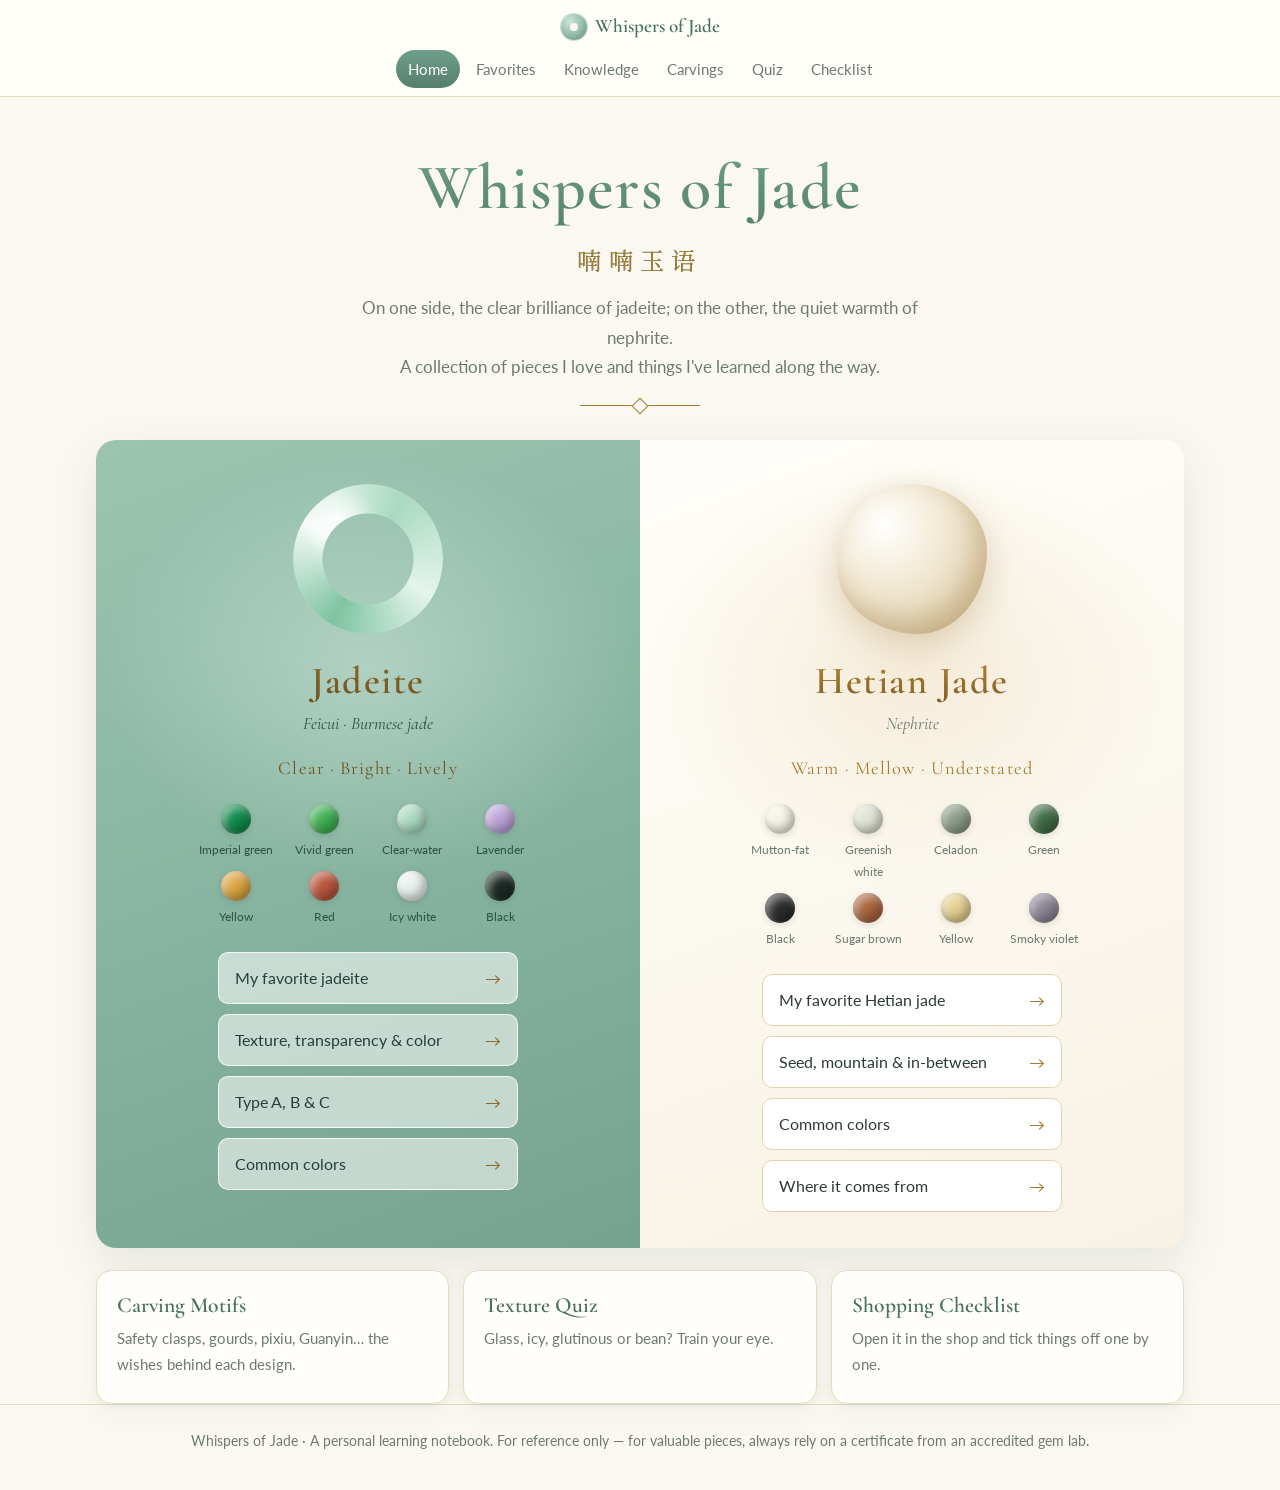
<file: index.html>
<!doctype html>
<html lang="en">
<head>
<meta charset="utf-8">
<meta name="viewport" content="width=device-width, initial-scale=1">
<title>Whispers of Jade</title>
<meta name="description" content="My jadeite and Hetian nephrite notebook: favorite pieces, jade knowledge, carving meanings, a texture quiz and a shopping checklist.">
<link rel="icon" href="images/favicon.svg" type="image/svg+xml">
<link rel="preconnect" href="https://fonts.googleapis.com">
<link rel="preconnect" href="https://fonts.gstatic.com" crossorigin>
<link href="https://fonts.googleapis.com/css2?family=Cormorant+Garamond:ital,wght@0,500;0,600;0,700;1,500&family=Lato:wght@400;700&display=swap" rel="stylesheet">
<link href="https://fonts.googleapis.com/css2?family=Noto+Serif+SC:wght@600&text=%E5%96%83%E7%8E%89%E8%AF%AD&display=swap" rel="stylesheet">
<link rel="stylesheet" href="css/style.css">
</head>
<body>
<header class="site-header">
  <div class="wrap">
    <a class="logo" href="index.html"><span class="logo-mark"></span>Whispers of Jade</a>
    <nav class="nav">
      <a href="index.html" class="active">Home</a>
      <a href="styles.html">Favorites</a>
      <a href="knowledge.html">Knowledge</a>
      <a href="carving.html">Carvings</a>
      <a href="quiz.html">Quiz</a>
      <a href="checklist.html">Checklist</a>
    </nav>
  </div>
</header>

<main class="wrap">
  <section class="home-hero">
    <h1>Whispers of Jade<span class="en">喃喃玉语</span></h1>
    <p>On one side, the clear brilliance of jadeite; on the other, the quiet warmth of nephrite.<br>A collection of pieces I love and things I've learned along the way.</p>
    <div class="divider"></div>
  </section>

  <section class="split">
    <div class="side fc">
      <div class="stone" aria-hidden="true"></div>
      <h2>Jadeite</h2>
      <div class="sub">Feicui · Burmese jade</div>
      <div class="motto">Clear · Bright · Lively</div>
      <div class="beads">
        <a class="bead" href="knowledge.html#c-diwanglv"><i style="background:#0f8a4a"></i>Imperial green</a>
        <a class="bead" href="knowledge.html#c-yanglv"><i style="background:#3fae52"></i>Vivid green</a>
        <a class="bead" href="knowledge.html#c-qingshui"><i style="background:#a9d8c0"></i>Clear-water</a>
        <a class="bead" href="knowledge.html#c-ziluolan"><i style="background:#b9a2d6"></i>Lavender</a>
        <a class="bead" href="knowledge.html#c-huangfei"><i style="background:#d9a441"></i>Yellow</a>
        <a class="bead" href="knowledge.html#c-huangfei"><i style="background:#b8543a"></i>Red</a>
        <a class="bead" href="knowledge.html#c-baibing"><i style="background:#e9f1ee"></i>Icy white</a>
        <a class="bead" href="knowledge.html#c-mocui"><i style="background:#1d2a24"></i>Black</a>
      </div>
      <nav class="side-links">
        <a href="styles.html?type=Jadeite">My favorite jadeite</a>
        <a href="knowledge.html#fc-zhong">Texture, transparency &amp; color</a>
        <a href="knowledge.html#fc-abc">Type A, B &amp; C</a>
        <a href="knowledge.html#fc-colors">Common colors</a>
      </nav>
    </div>
    <div class="side ht">
      <div class="stone" aria-hidden="true"></div>
      <h2>Hetian Jade</h2>
      <div class="sub">Nephrite</div>
      <div class="motto">Warm · Mellow · Understated</div>
      <div class="beads">
        <a class="bead" href="knowledge.html#c-baiyu"><i style="background:#f6f2e6"></i>Mutton-fat</a>
        <a class="bead" href="knowledge.html#c-qingbai"><i style="background:#dfe3d4"></i>Greenish white</a>
        <a class="bead" href="knowledge.html#c-qingyu"><i style="background:#8a9a86"></i>Celadon</a>
        <a class="bead" href="knowledge.html#c-biyu"><i style="background:#3f6b45"></i>Green</a>
        <a class="bead" href="knowledge.html#c-moyu"><i style="background:#2b2b2b"></i>Black</a>
        <a class="bead" href="knowledge.html#c-tangyu"><i style="background:#a8633c"></i>Sugar brown</a>
        <a class="bead" href="knowledge.html#c-huangyu"><i style="background:#e3cf8f"></i>Yellow</a>
        <a class="bead" href="knowledge.html#c-yanqing"><i style="background:#8c8494"></i>Smoky violet</a>
      </div>
      <nav class="side-links">
        <a href="styles.html?type=Hetian%20Jade">My favorite Hetian jade</a>
        <a href="knowledge.html#ht-types">Seed, mountain &amp; in-between</a>
        <a href="knowledge.html#ht-colors">Common colors</a>
        <a href="knowledge.html#ht-origin">Where it comes from</a>
      </nav>
    </div>
  </section>

  <div class="home-more">
    <a class="card" href="carving.html">
      <h3>Carving Motifs</h3>
      <p>Safety clasps, gourds, pixiu, Guanyin… the wishes behind each design.</p>
    </a>
    <a class="card" href="quiz.html">
      <h3>Texture Quiz</h3>
      <p>Glass, icy, glutinous or bean? Train your eye.</p>
    </a>
    <a class="card" href="checklist.html">
      <h3>Shopping Checklist</h3>
      <p>Open it in the shop and tick things off one by one.</p>
    </a>
  </div>
</main>

<footer class="site-footer">
  <div class="wrap">Whispers of Jade · A personal learning notebook. For reference only — for valuable pieces, always rely on a certificate from an accredited gem lab.</div>
</footer>
<script>var a=document.querySelector(".nav .active");if(a)a.parentNode.scrollLeft=a.offsetLeft-a.parentNode.offsetWidth/2+a.offsetWidth/2;</script>
</body>
</html>
</file>
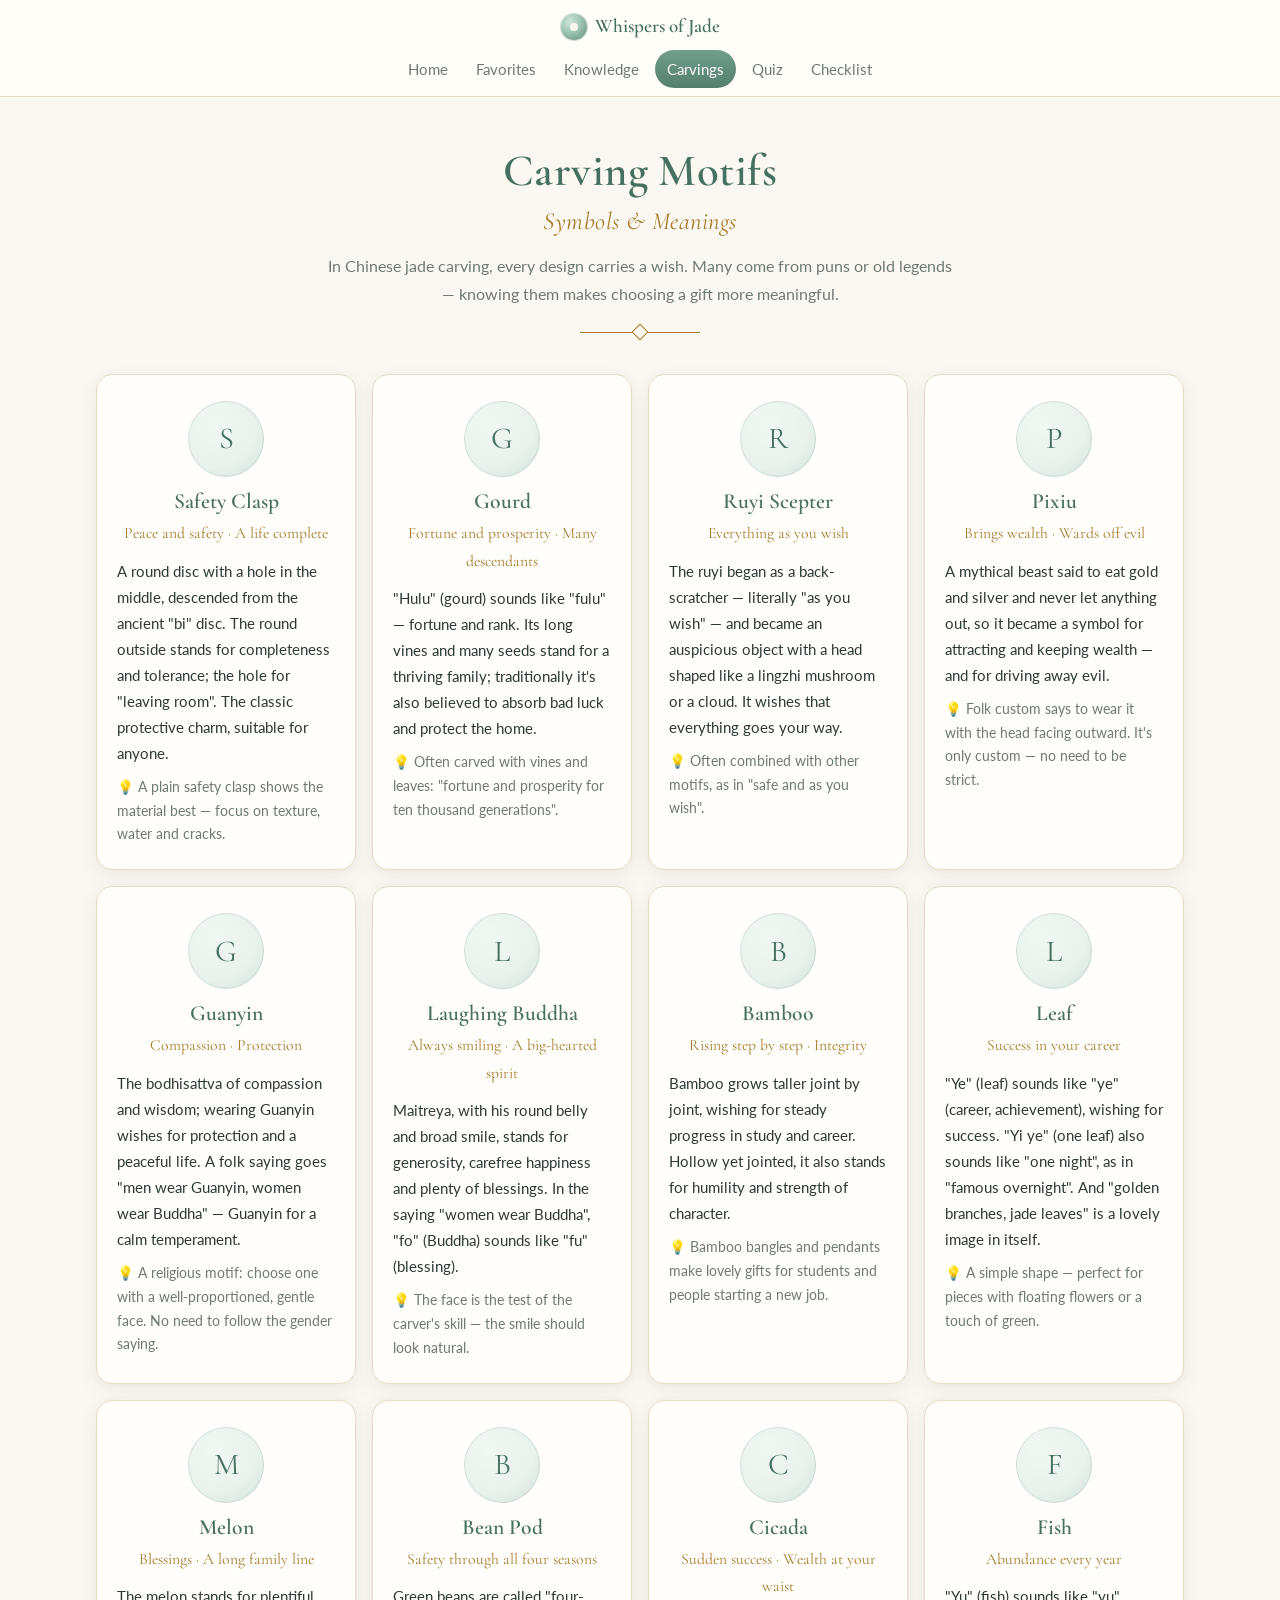
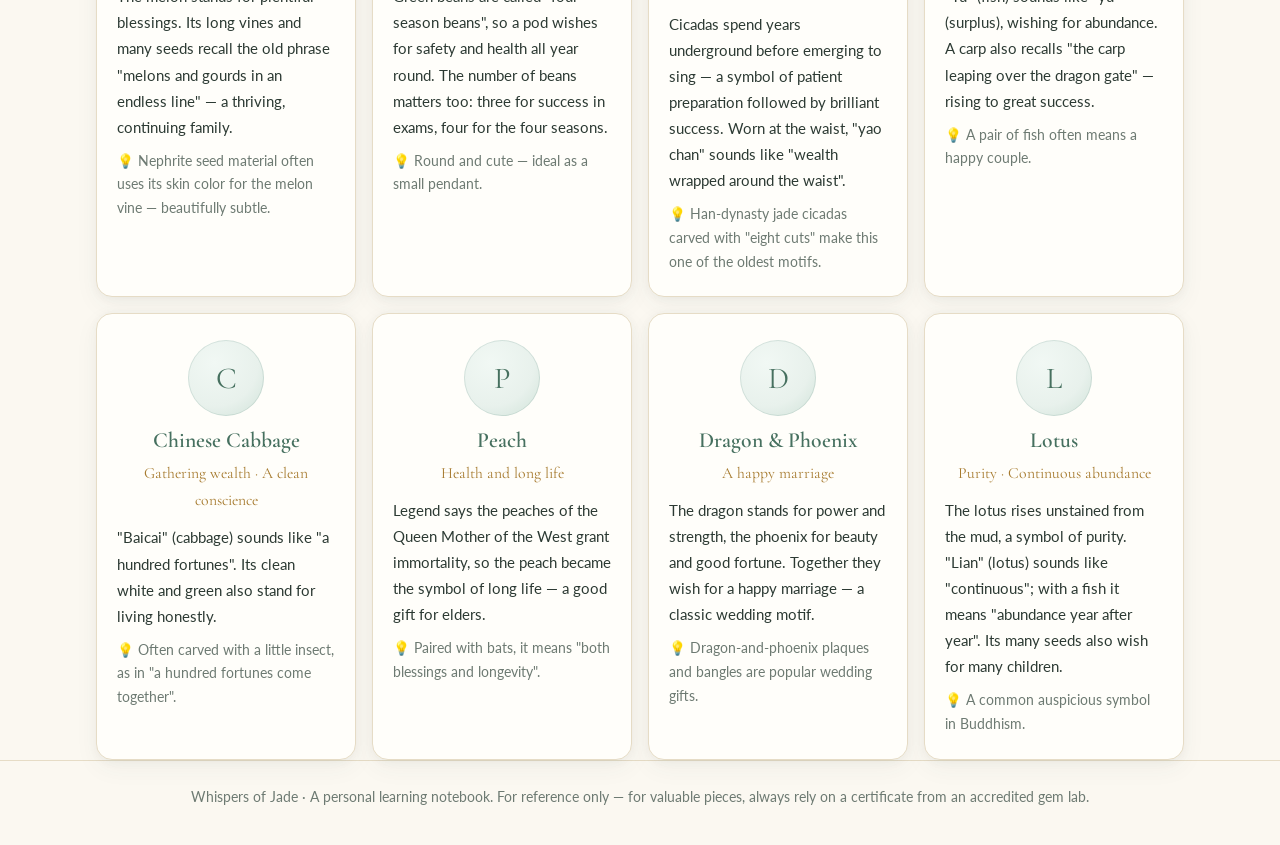
<file: carving.html>
<!doctype html>
<html lang="en">
<head>
<meta charset="utf-8">
<meta name="viewport" content="width=device-width, initial-scale=1">
<title>Carving Motifs · Whispers of Jade</title>
<meta name="description" content="Common jade carving motifs and what they symbolize.">
<link rel="icon" href="images/favicon.svg" type="image/svg+xml">
<link rel="preconnect" href="https://fonts.googleapis.com">
<link rel="preconnect" href="https://fonts.gstatic.com" crossorigin>
<link href="https://fonts.googleapis.com/css2?family=Cormorant+Garamond:ital,wght@0,500;0,600;0,700;1,500&family=Lato:wght@400;700&display=swap" rel="stylesheet">
<link href="https://fonts.googleapis.com/css2?family=Noto+Serif+SC:wght@600&text=%E5%96%83%E7%8E%89%E8%AF%AD&display=swap" rel="stylesheet">
<link rel="stylesheet" href="css/style.css">
</head>
<body>
<header class="site-header">
  <div class="wrap">
    <a class="logo" href="index.html"><span class="logo-mark"></span>Whispers of Jade</a>
    <nav class="nav">
      <a href="index.html">Home</a>
      <a href="styles.html">Favorites</a>
      <a href="knowledge.html">Knowledge</a>
      <a href="carving.html" class="active">Carvings</a>
      <a href="quiz.html">Quiz</a>
      <a href="checklist.html">Checklist</a>
    </nav>
  </div>
</header>

<main class="wrap">
  <section class="page-hero">
    <h1>Carving Motifs<span class="en">Symbols &amp; Meanings</span></h1>
    <p>In Chinese jade carving, every design carries a wish. Many come from puns or old legends — knowing them makes choosing a gift more meaningful.</p>
    <div class="divider"></div>
  </section>
  <div class="motifs" id="motifs"></div>
</main>

<footer class="site-footer">
  <div class="wrap">Whispers of Jade · A personal learning notebook. For reference only — for valuable pieces, always rely on a certificate from an accredited gem lab.</div>
</footer>
<script src="js/carving.js"></script>
<script>var a=document.querySelector(".nav .active");if(a)a.parentNode.scrollLeft=a.offsetLeft-a.parentNode.offsetWidth/2+a.offsetWidth/2;</script>
</body>
</html>
</file>
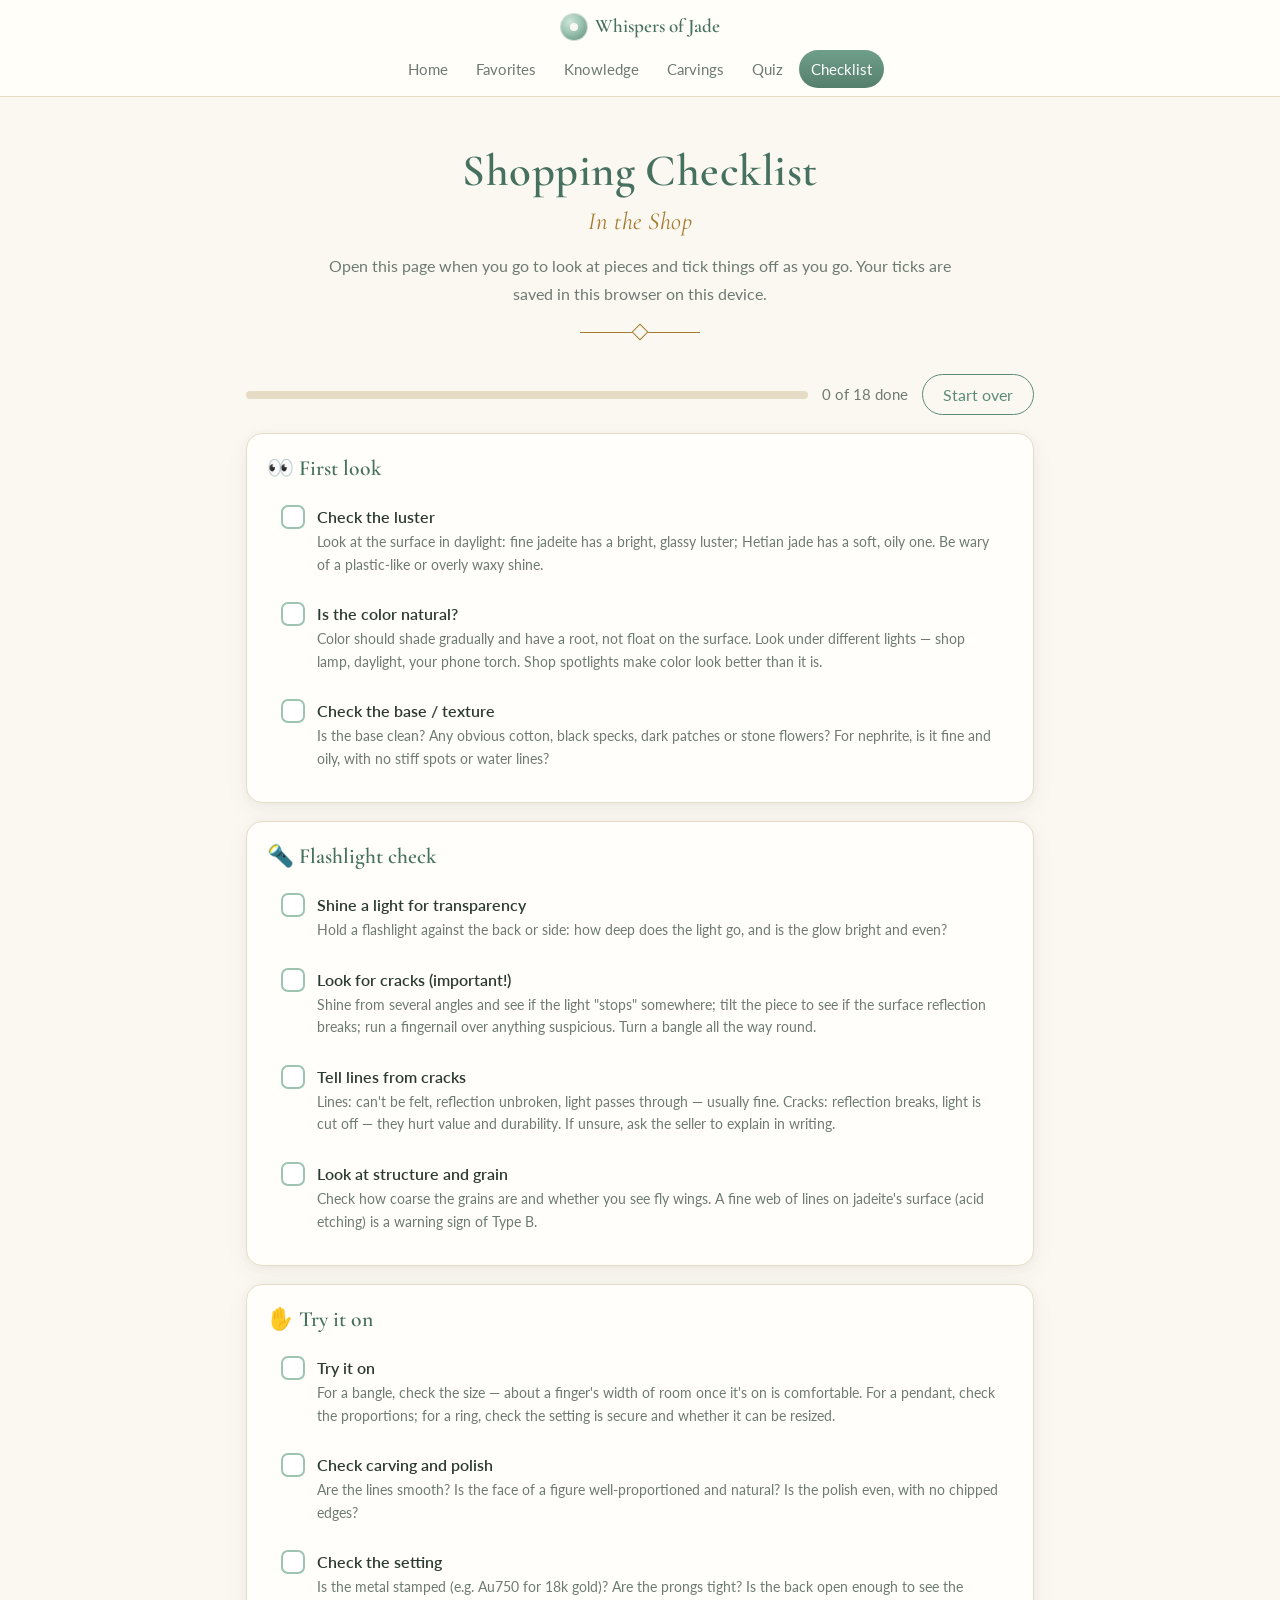
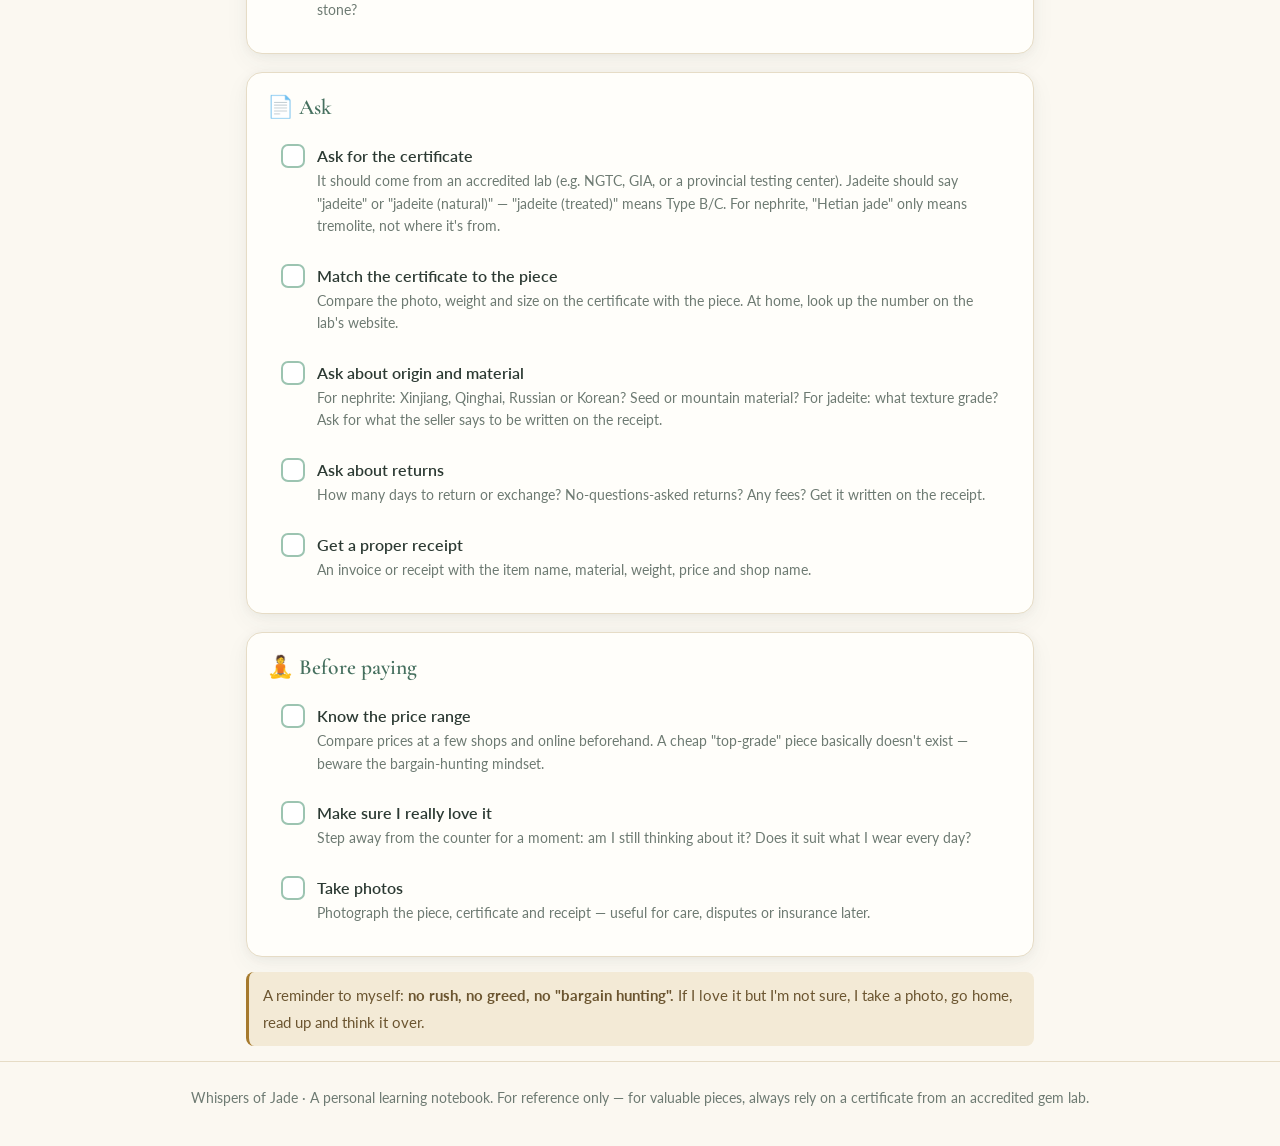
<file: checklist.html>
<!doctype html>
<html lang="en">
<head>
<meta charset="utf-8">
<meta name="viewport" content="width=device-width, initial-scale=1">
<title>Shopping Checklist · Whispers of Jade</title>
<meta name="description" content="A checklist to use when viewing jade in a shop.">
<link rel="icon" href="images/favicon.svg" type="image/svg+xml">
<link rel="preconnect" href="https://fonts.googleapis.com">
<link rel="preconnect" href="https://fonts.gstatic.com" crossorigin>
<link href="https://fonts.googleapis.com/css2?family=Cormorant+Garamond:ital,wght@0,500;0,600;0,700;1,500&family=Lato:wght@400;700&display=swap" rel="stylesheet">
<link href="https://fonts.googleapis.com/css2?family=Noto+Serif+SC:wght@600&text=%E5%96%83%E7%8E%89%E8%AF%AD&display=swap" rel="stylesheet">
<link rel="stylesheet" href="css/style.css">
</head>
<body>
<header class="site-header">
  <div class="wrap">
    <a class="logo" href="index.html"><span class="logo-mark"></span>Whispers of Jade</a>
    <nav class="nav">
      <a href="index.html">Home</a>
      <a href="styles.html">Favorites</a>
      <a href="knowledge.html">Knowledge</a>
      <a href="carving.html">Carvings</a>
      <a href="quiz.html">Quiz</a>
      <a href="checklist.html" class="active">Checklist</a>
    </nav>
  </div>
</header>

<main class="wrap narrow">
  <section class="page-hero">
    <h1>Shopping Checklist<span class="en">In the Shop</span></h1>
    <p>Open this page when you go to look at pieces and tick things off as you go. Your ticks are saved in this browser on this device.</p>
    <div class="divider"></div>
  </section>
  <div class="check-top no-print">
    <div class="progress"><span id="bar" style="width:0"></span></div>
    <span id="done" style="color:var(--muted);font-size:.92rem"></span>
    <button class="btn ghost" id="reset">Start over</button>
  </div>
  <div id="list"></div>
  <p class="note">A reminder to myself: <b>no rush, no greed, no "bargain hunting".</b> If I love it but I'm not sure, I take a photo, go home, read up and think it over.</p>
</main>

<footer class="site-footer">
  <div class="wrap">Whispers of Jade · A personal learning notebook. For reference only — for valuable pieces, always rely on a certificate from an accredited gem lab.</div>
</footer>
<script src="js/checklist.js"></script>
<script>var a=document.querySelector(".nav .active");if(a)a.parentNode.scrollLeft=a.offsetLeft-a.parentNode.offsetWidth/2+a.offsetWidth/2;</script>
</body>
</html>
</file>
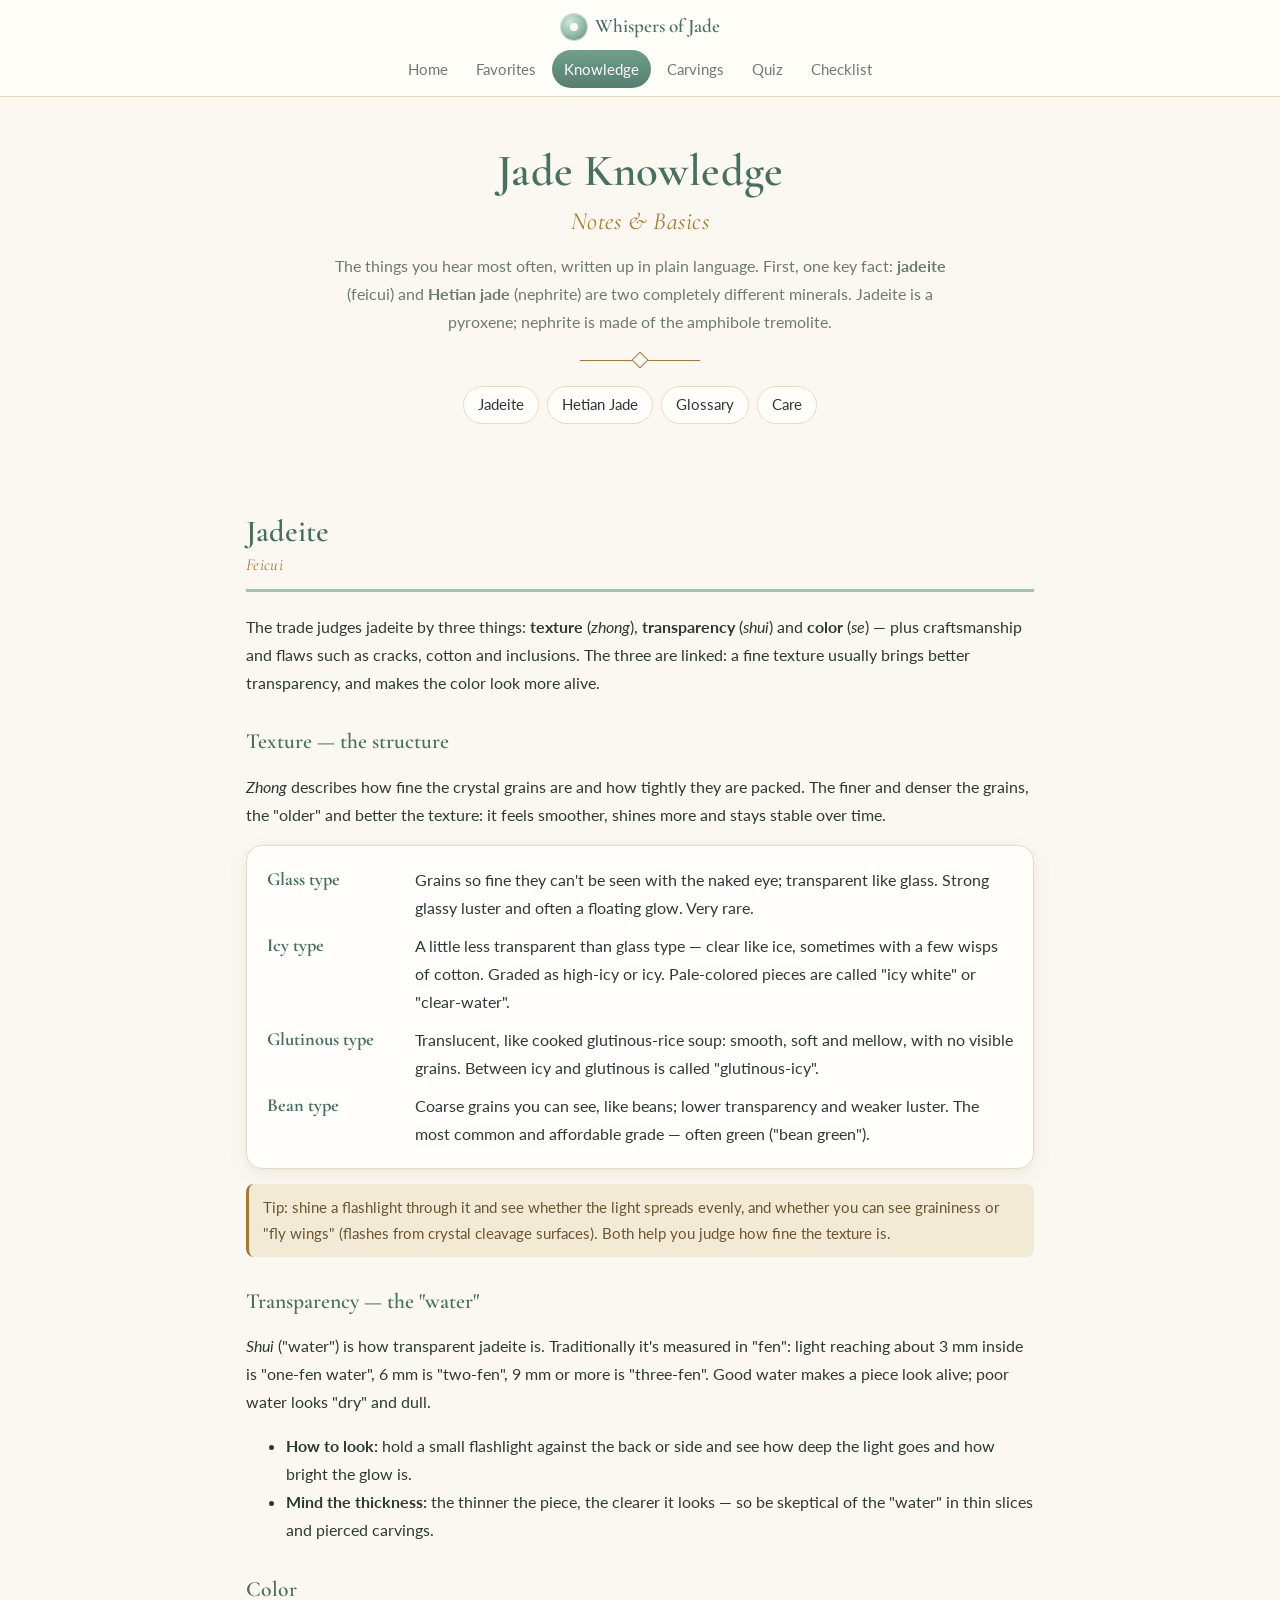
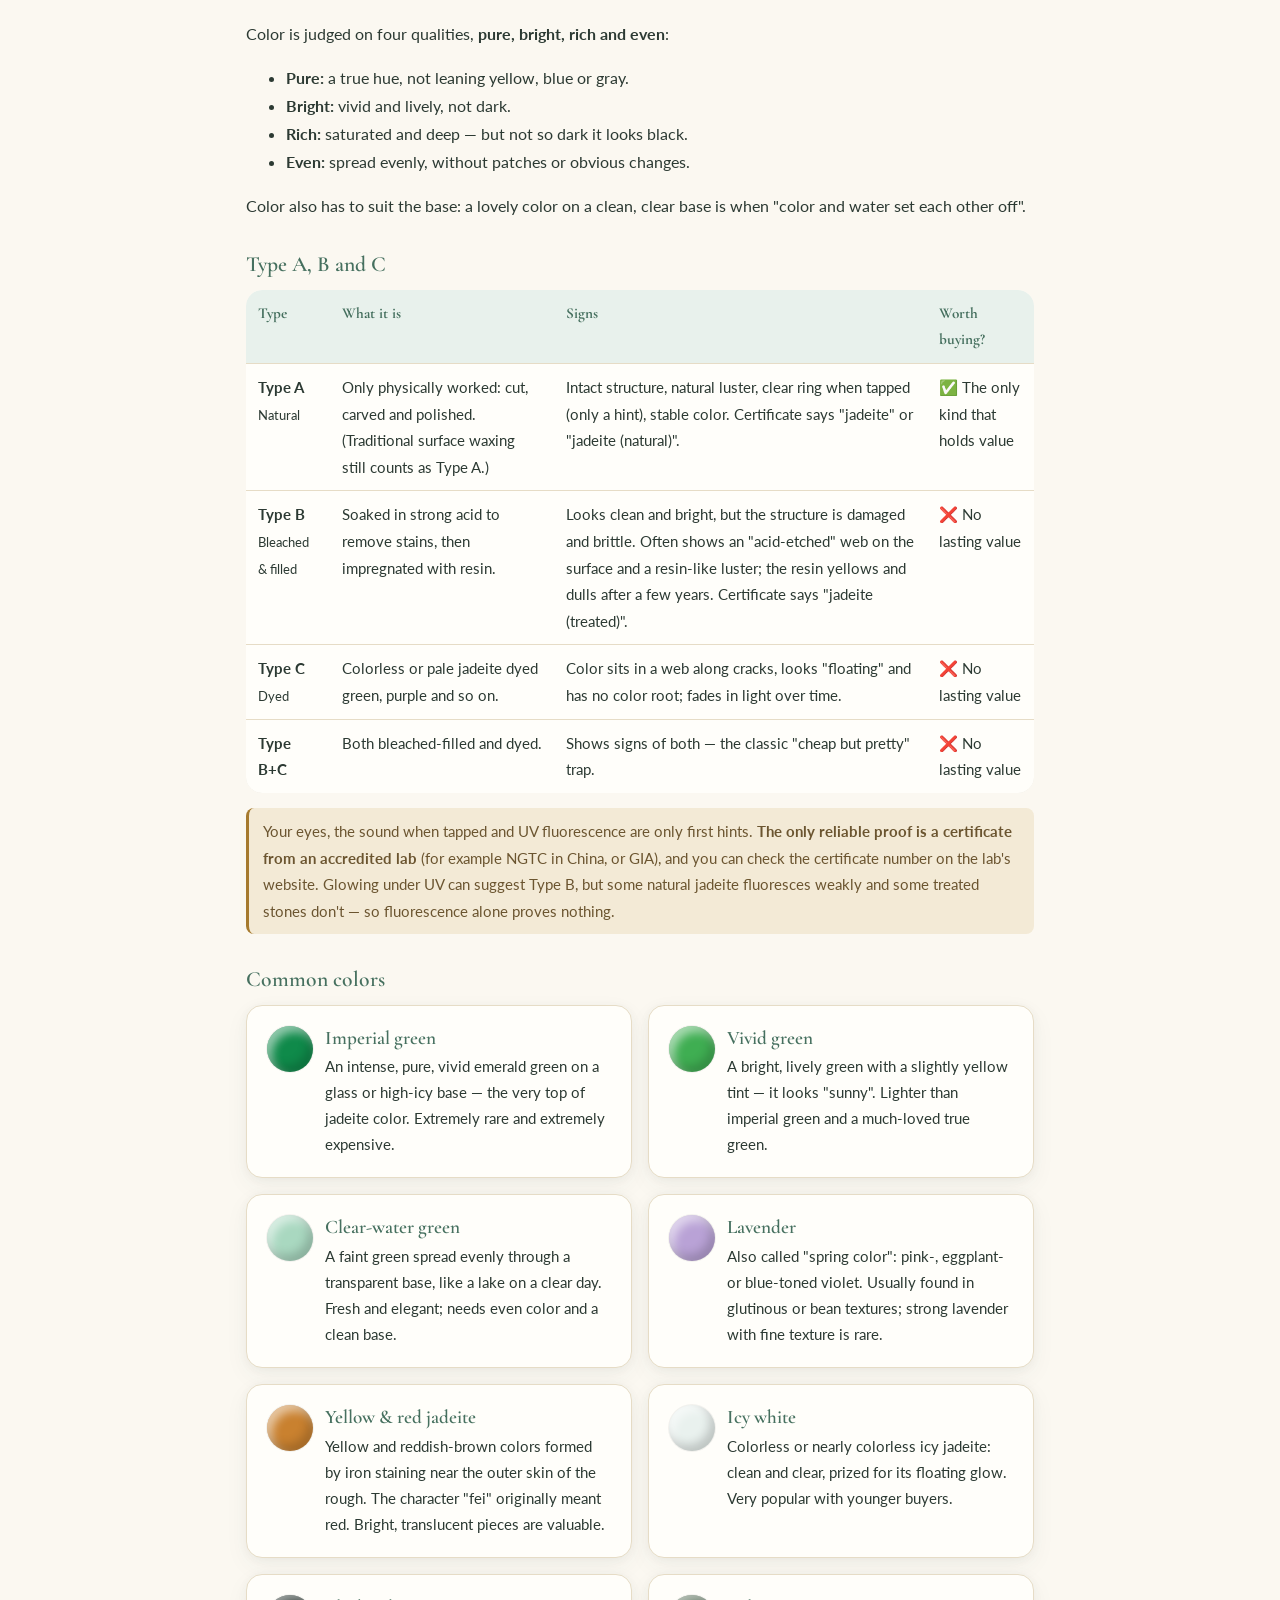
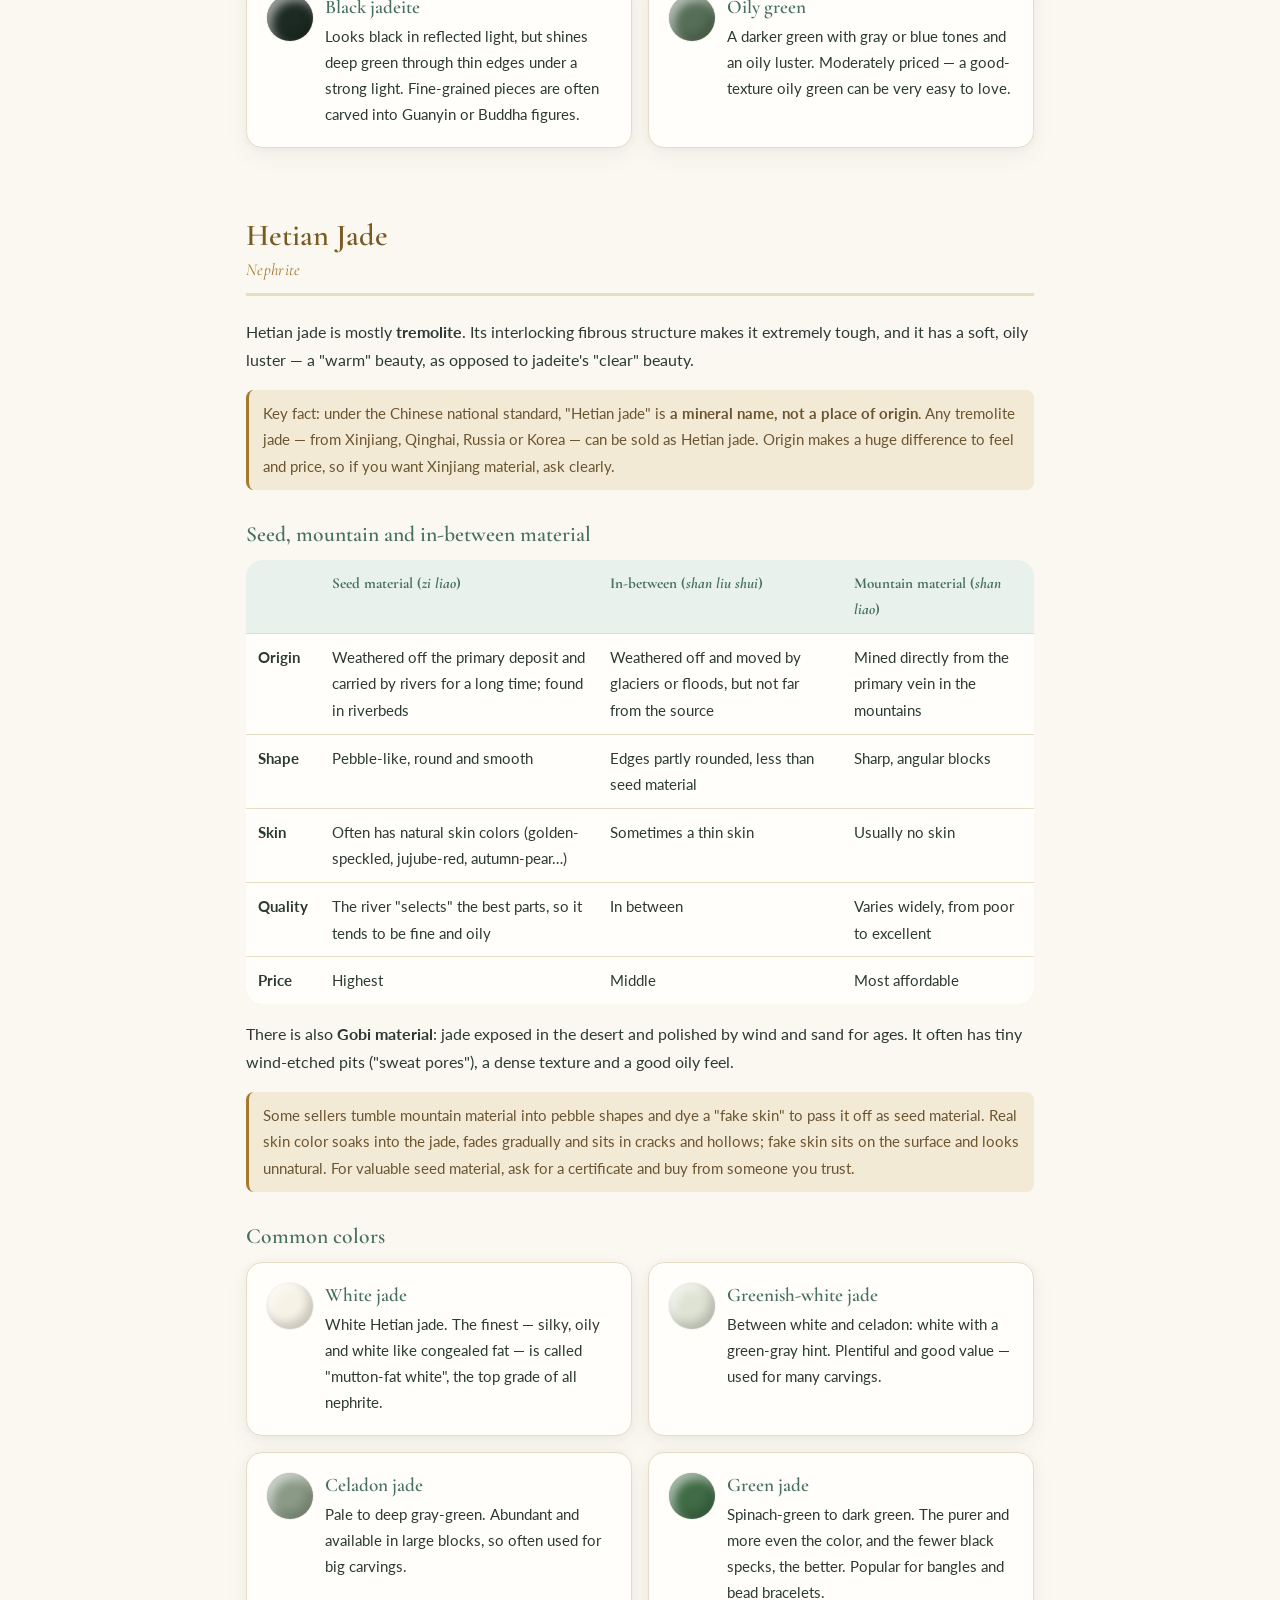
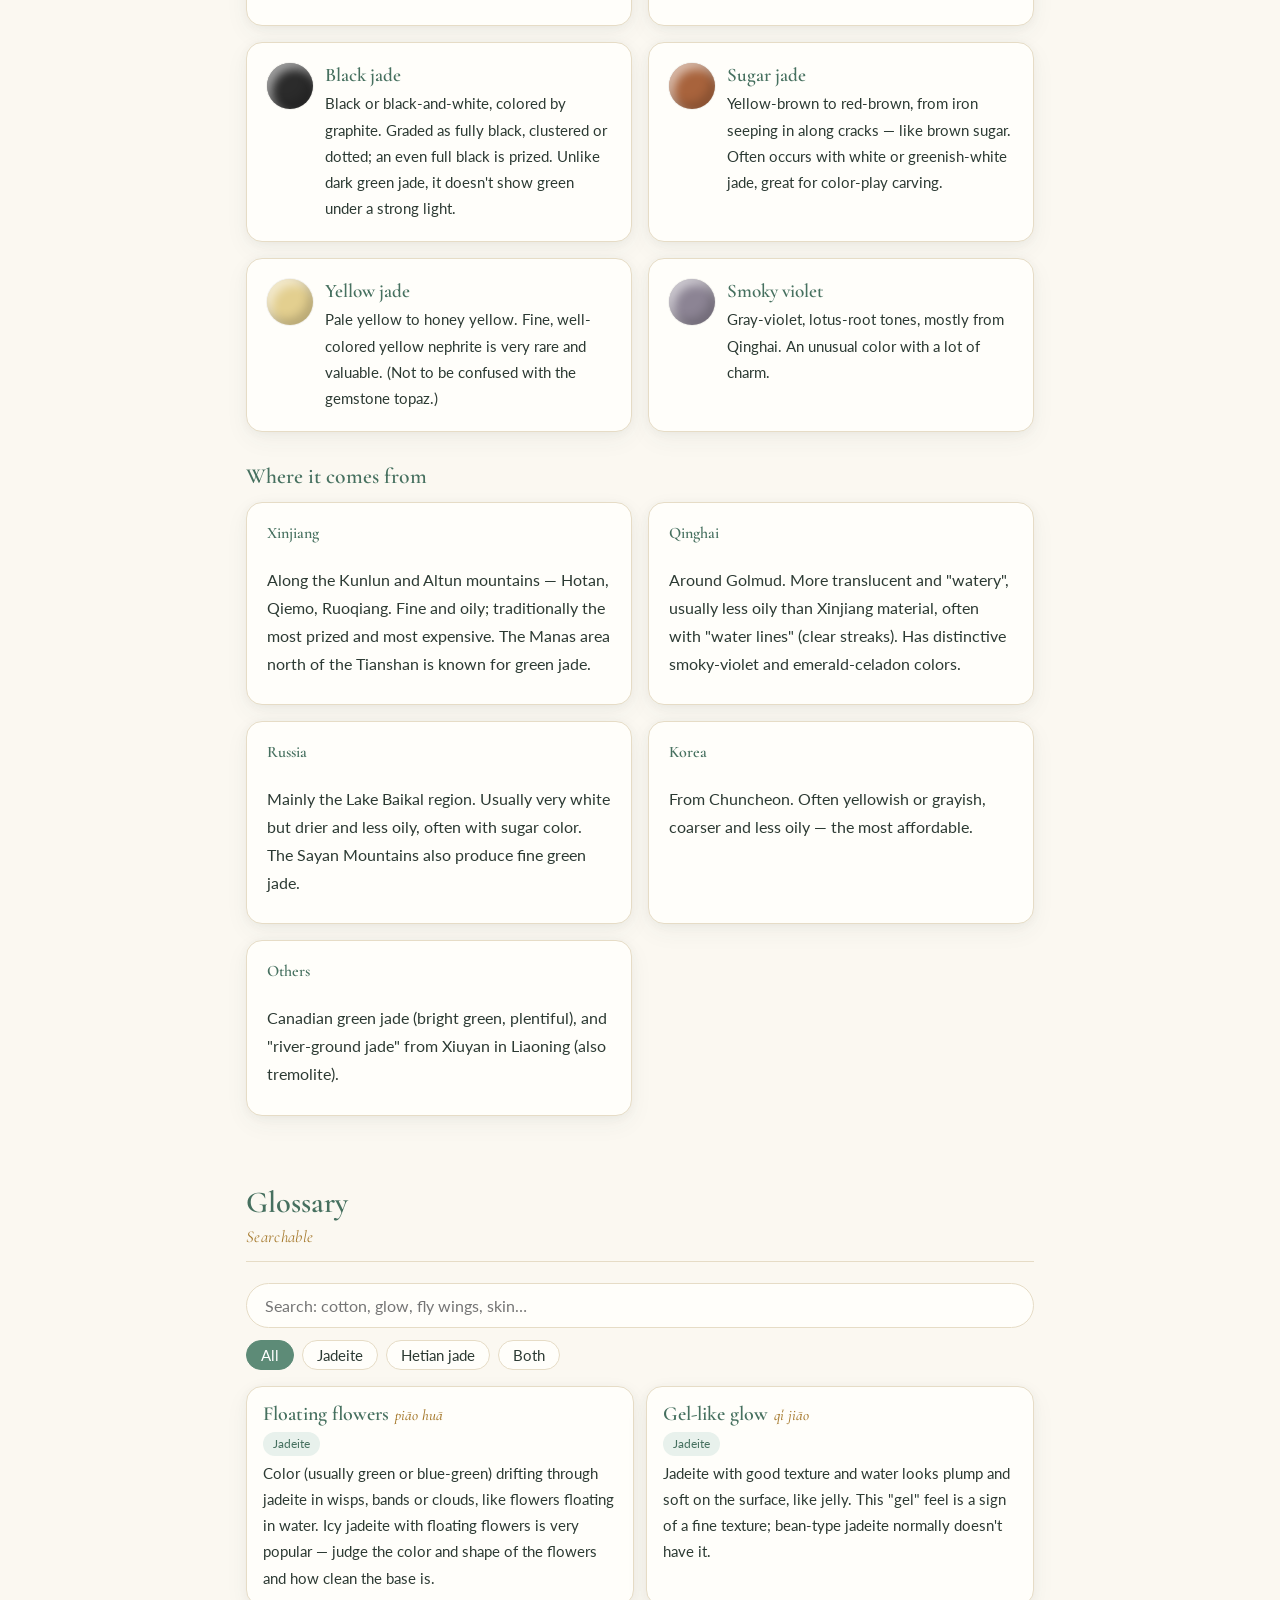
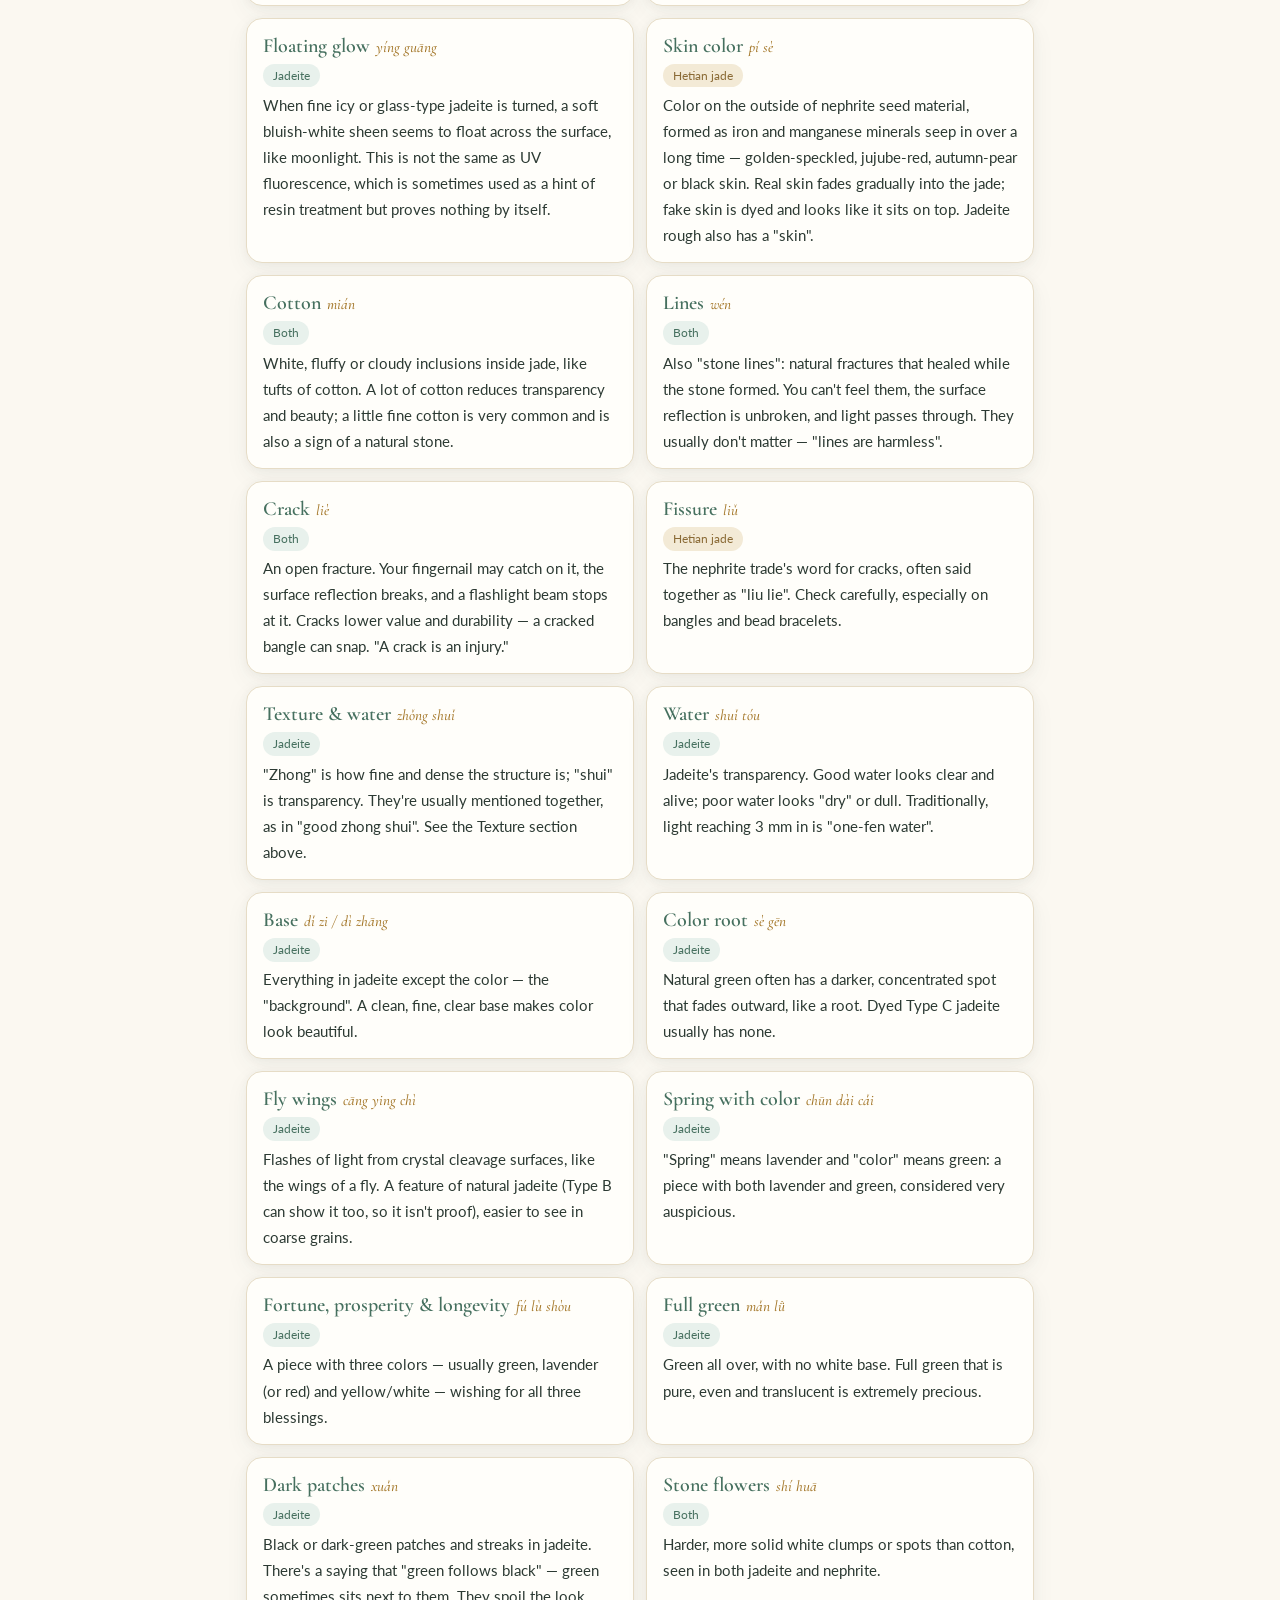
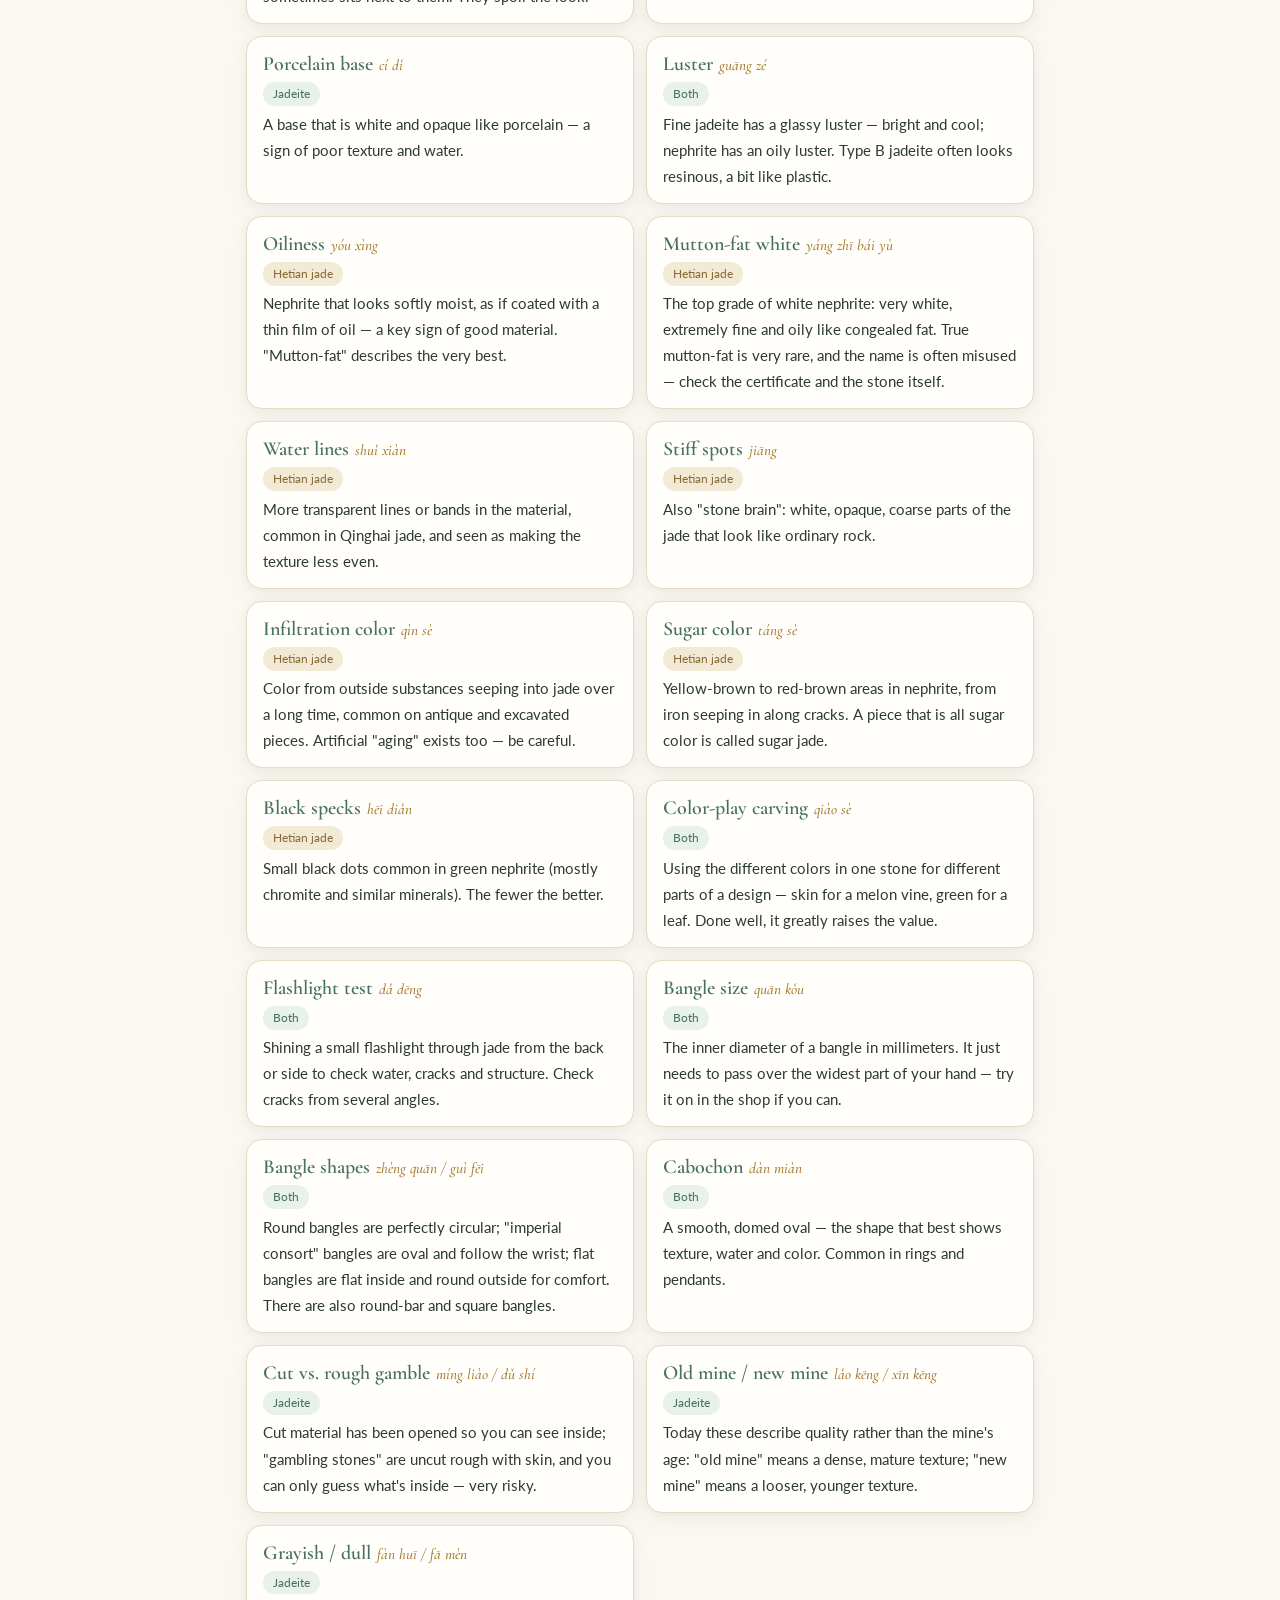
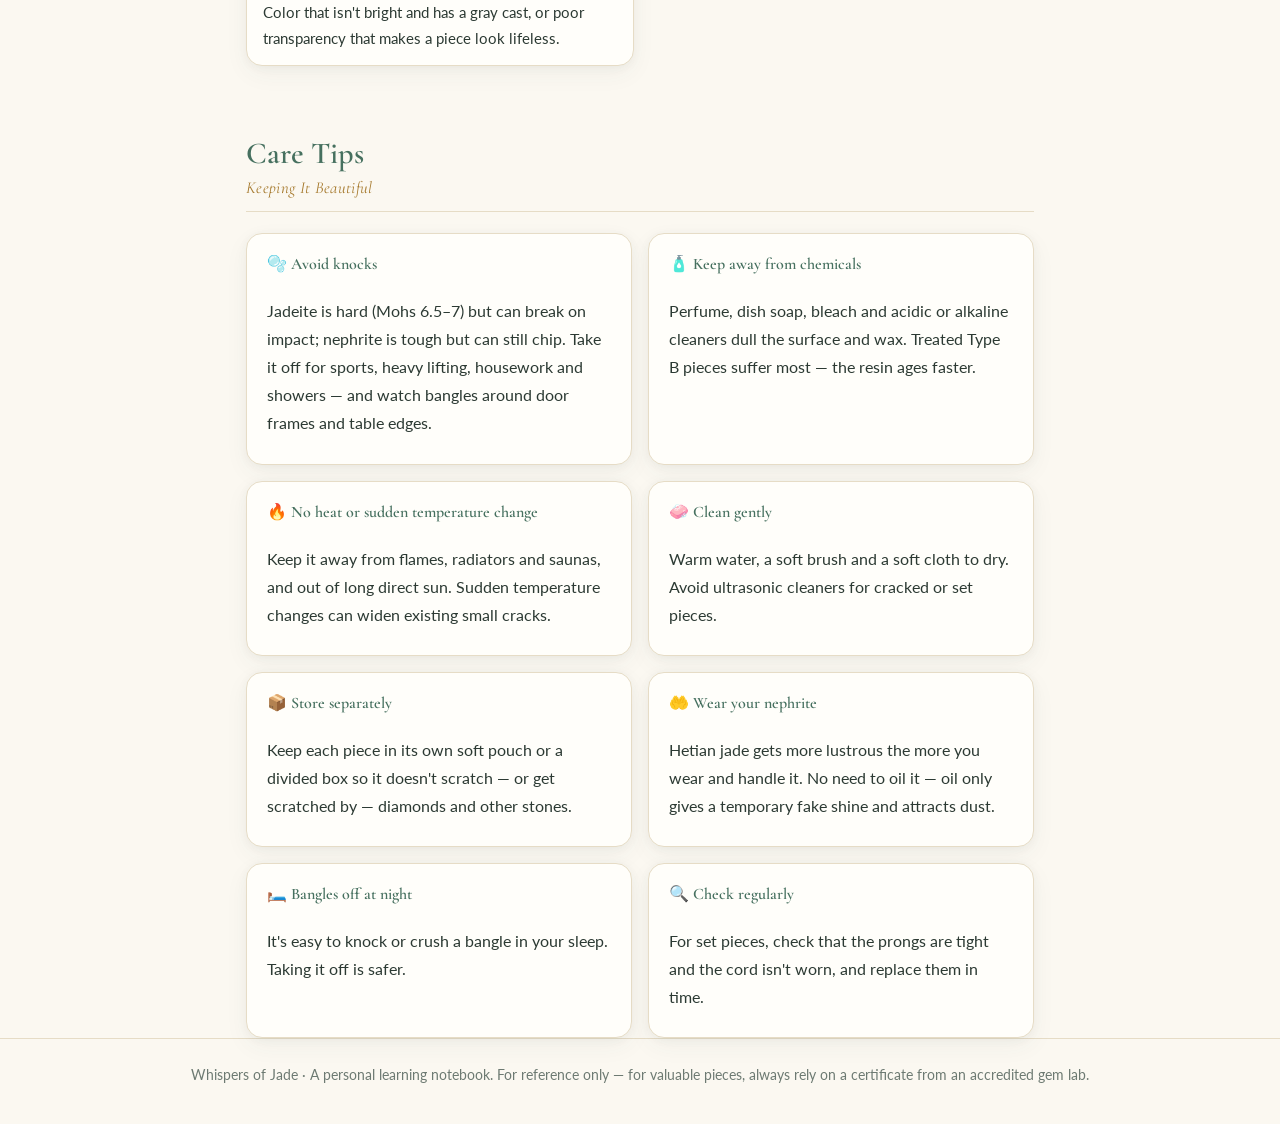
<file: knowledge.html>
<!doctype html>
<html lang="en">
<head>
<meta charset="utf-8">
<meta name="viewport" content="width=device-width, initial-scale=1">
<title>Knowledge · Whispers of Jade</title>
<meta name="description" content="Jadeite and Hetian nephrite basics: texture, color, treatments, origins, glossary and care.">
<link rel="icon" href="images/favicon.svg" type="image/svg+xml">
<link rel="preconnect" href="https://fonts.googleapis.com">
<link rel="preconnect" href="https://fonts.gstatic.com" crossorigin>
<link href="https://fonts.googleapis.com/css2?family=Cormorant+Garamond:ital,wght@0,500;0,600;0,700;1,500&family=Lato:wght@400;700&display=swap" rel="stylesheet">
<link href="https://fonts.googleapis.com/css2?family=Noto+Serif+SC:wght@600&text=%E5%96%83%E7%8E%89%E8%AF%AD&display=swap" rel="stylesheet">
<link rel="stylesheet" href="css/style.css">
</head>
<body>
<header class="site-header">
  <div class="wrap">
    <a class="logo" href="index.html"><span class="logo-mark"></span>Whispers of Jade</a>
    <nav class="nav">
      <a href="index.html">Home</a>
      <a href="styles.html">Favorites</a>
      <a href="knowledge.html" class="active">Knowledge</a>
      <a href="carving.html">Carvings</a>
      <a href="quiz.html">Quiz</a>
      <a href="checklist.html">Checklist</a>
    </nav>
  </div>
</header>

<main class="wrap narrow">
  <section class="page-hero">
    <h1>Jade Knowledge<span class="en">Notes &amp; Basics</span></h1>
    <p>The things you hear most often, written up in plain language. First, one key fact: <b>jadeite</b> (feicui) and <b>Hetian jade</b> (nephrite) are two completely different minerals. Jadeite is a pyroxene; nephrite is made of the amphibole tremolite.</p>
    <div class="divider"></div>
    <nav class="toc">
      <a class="chip" href="#feicui">Jadeite</a>
      <a class="chip" href="#hetian">Hetian Jade</a>
      <a class="chip" href="#glossary">Glossary</a>
      <a class="chip" href="#care">Care</a>
    </nav>
  </section>

  <!-- ================= Jadeite ================= -->
  <section class="section is-fc" id="feicui">
    <h2>Jadeite<span class="en">Feicui</span></h2>
    <p>The trade judges jadeite by three things: <b>texture</b> (<i>zhong</i>), <b>transparency</b> (<i>shui</i>) and <b>color</b> (<i>se</i>) — plus craftsmanship and flaws such as cracks, cotton and inclusions. The three are linked: a fine texture usually brings better transparency, and makes the color look more alive.</p>

    <h3 id="fc-zhong" class="section">Texture — the structure</h3>
    <p><i>Zhong</i> describes how fine the crystal grains are and how tightly they are packed. The finer and denser the grains, the "older" and better the texture: it feels smoother, shines more and stays stable over time.</p>
    <div class="card levels">
      <div class="level"><b>Glass type</b><span>Grains so fine they can't be seen with the naked eye; transparent like glass. Strong glassy luster and often a floating glow. Very rare.</span></div>
      <div class="level"><b>Icy type</b><span>A little less transparent than glass type — clear like ice, sometimes with a few wisps of cotton. Graded as high-icy or icy. Pale-colored pieces are called "icy white" or "clear-water".</span></div>
      <div class="level"><b>Glutinous type</b><span>Translucent, like cooked glutinous-rice soup: smooth, soft and mellow, with no visible grains. Between icy and glutinous is called "glutinous-icy".</span></div>
      <div class="level"><b>Bean type</b><span>Coarse grains you can see, like beans; lower transparency and weaker luster. The most common and affordable grade — often green ("bean green").</span></div>
    </div>
    <p class="note">Tip: shine a flashlight through it and see whether the light spreads evenly, and whether you can see graininess or "fly wings" (flashes from crystal cleavage surfaces). Both help you judge how fine the texture is.</p>

    <h3>Transparency — the "water"</h3>
    <p><i>Shui</i> ("water") is how transparent jadeite is. Traditionally it's measured in "fen": light reaching about 3 mm inside is "one-fen water", 6 mm is "two-fen", 9 mm or more is "three-fen". Good water makes a piece look alive; poor water looks "dry" and dull.</p>
    <ul>
      <li><b>How to look:</b> hold a small flashlight against the back or side and see how deep the light goes and how bright the glow is.</li>
      <li><b>Mind the thickness:</b> the thinner the piece, the clearer it looks — so be skeptical of the "water" in thin slices and pierced carvings.</li>
    </ul>

    <h3>Color</h3>
    <p>Color is judged on four qualities, <b>pure, bright, rich and even</b>:</p>
    <ul>
      <li><b>Pure:</b> a true hue, not leaning yellow, blue or gray.</li>
      <li><b>Bright:</b> vivid and lively, not dark.</li>
      <li><b>Rich:</b> saturated and deep — but not so dark it looks black.</li>
      <li><b>Even:</b> spread evenly, without patches or obvious changes.</li>
    </ul>
    <p>Color also has to suit the base: a lovely color on a clean, clear base is when "color and water set each other off".</p>

    <h3 id="fc-abc" class="section">Type A, B and C</h3>
    <div class="table-scroll">
      <table class="cmp">
        <tr><th>Type</th><th>What it is</th><th>Signs</th><th>Worth buying?</th></tr>
        <tr><td><b>Type A</b><br><small>Natural</small></td><td>Only physically worked: cut, carved and polished. (Traditional surface waxing still counts as Type A.)</td><td>Intact structure, natural luster, clear ring when tapped (only a hint), stable color. Certificate says "jadeite" or "jadeite (natural)".</td><td>✅ The only kind that holds value</td></tr>
        <tr><td><b>Type B</b><br><small>Bleached &amp; filled</small></td><td>Soaked in strong acid to remove stains, then impregnated with resin.</td><td>Looks clean and bright, but the structure is damaged and brittle. Often shows an "acid-etched" web on the surface and a resin-like luster; the resin yellows and dulls after a few years. Certificate says "jadeite (treated)".</td><td>❌ No lasting value</td></tr>
        <tr><td><b>Type C</b><br><small>Dyed</small></td><td>Colorless or pale jadeite dyed green, purple and so on.</td><td>Color sits in a web along cracks, looks "floating" and has no color root; fades in light over time.</td><td>❌ No lasting value</td></tr>
        <tr><td><b>Type B+C</b></td><td>Both bleached-filled and dyed.</td><td>Shows signs of both — the classic "cheap but pretty" trap.</td><td>❌ No lasting value</td></tr>
      </table>
    </div>
    <p class="note">Your eyes, the sound when tapped and UV fluorescence are only first hints. <b>The only reliable proof is a certificate from an accredited lab</b> (for example NGTC in China, or GIA), and you can check the certificate number on the lab's website. Glowing under UV can suggest Type B, but some natural jadeite fluoresces weakly and some treated stones don't — so fluorescence alone proves nothing.</p>

    <h3 id="fc-colors" class="section">Common colors</h3>
    <div class="grid2">
      <div class="card swatch" id="c-diwanglv"><span class="dot" style="background:#0f8a4a"></span><div><h4>Imperial green</h4><p>An intense, pure, vivid emerald green on a glass or high-icy base — the very top of jadeite color. Extremely rare and extremely expensive.</p></div></div>
      <div class="card swatch" id="c-yanglv"><span class="dot" style="background:#3fae52"></span><div><h4>Vivid green</h4><p>A bright, lively green with a slightly yellow tint — it looks "sunny". Lighter than imperial green and a much-loved true green.</p></div></div>
      <div class="card swatch" id="c-qingshui"><span class="dot" style="background:#a9d8c0"></span><div><h4>Clear-water green</h4><p>A faint green spread evenly through a transparent base, like a lake on a clear day. Fresh and elegant; needs even color and a clean base.</p></div></div>
      <div class="card swatch" id="c-ziluolan"><span class="dot" style="background:#b9a2d6"></span><div><h4>Lavender</h4><p>Also called "spring color": pink-, eggplant- or blue-toned violet. Usually found in glutinous or bean textures; strong lavender with fine texture is rare.</p></div></div>
      <div class="card swatch" id="c-huangfei"><span class="dot" style="background:#c9812f"></span><div><h4>Yellow &amp; red jadeite</h4><p>Yellow and reddish-brown colors formed by iron staining near the outer skin of the rough. The character "fei" originally meant red. Bright, translucent pieces are valuable.</p></div></div>
      <div class="card swatch" id="c-baibing"><span class="dot" style="background:#e9f1ee"></span><div><h4>Icy white</h4><p>Colorless or nearly colorless icy jadeite: clean and clear, prized for its floating glow. Very popular with younger buyers.</p></div></div>
      <div class="card swatch" id="c-mocui"><span class="dot" style="background:#1d2a24"></span><div><h4>Black jadeite</h4><p>Looks black in reflected light, but shines deep green through thin edges under a strong light. Fine-grained pieces are often carved into Guanyin or Buddha figures.</p></div></div>
      <div class="card swatch" id="c-youqing"><span class="dot" style="background:#566e57"></span><div><h4>Oily green</h4><p>A darker green with gray or blue tones and an oily luster. Moderately priced — a good-texture oily green can be very easy to love.</p></div></div>
    </div>
  </section>

  <!-- ================= Hetian jade ================= -->
  <section class="section is-ht" id="hetian">
    <h2>Hetian Jade<span class="en">Nephrite</span></h2>
    <p>Hetian jade is mostly <b>tremolite</b>. Its interlocking fibrous structure makes it extremely tough, and it has a soft, oily luster — a "warm" beauty, as opposed to jadeite's "clear" beauty.</p>
    <p class="note">Key fact: under the Chinese national standard, "Hetian jade" is <b>a mineral name, not a place of origin</b>. Any tremolite jade — from Xinjiang, Qinghai, Russia or Korea — can be sold as Hetian jade. Origin makes a huge difference to feel and price, so if you want Xinjiang material, ask clearly.</p>

    <h3 id="ht-types" class="section">Seed, mountain and in-between material</h3>
    <div class="table-scroll">
      <table class="cmp">
        <tr><th></th><th>Seed material (<i>zi liao</i>)</th><th>In-between (<i>shan liu shui</i>)</th><th>Mountain material (<i>shan liao</i>)</th></tr>
        <tr><td><b>Origin</b></td><td>Weathered off the primary deposit and carried by rivers for a long time; found in riverbeds</td><td>Weathered off and moved by glaciers or floods, but not far from the source</td><td>Mined directly from the primary vein in the mountains</td></tr>
        <tr><td><b>Shape</b></td><td>Pebble-like, round and smooth</td><td>Edges partly rounded, less than seed material</td><td>Sharp, angular blocks</td></tr>
        <tr><td><b>Skin</b></td><td>Often has natural skin colors (golden-speckled, jujube-red, autumn-pear…)</td><td>Sometimes a thin skin</td><td>Usually no skin</td></tr>
        <tr><td><b>Quality</b></td><td>The river "selects" the best parts, so it tends to be fine and oily</td><td>In between</td><td>Varies widely, from poor to excellent</td></tr>
        <tr><td><b>Price</b></td><td>Highest</td><td>Middle</td><td>Most affordable</td></tr>
      </table>
    </div>
    <p>There is also <b>Gobi material</b>: jade exposed in the desert and polished by wind and sand for ages. It often has tiny wind-etched pits ("sweat pores"), a dense texture and a good oily feel.</p>
    <p class="note">Some sellers tumble mountain material into pebble shapes and dye a "fake skin" to pass it off as seed material. Real skin color soaks into the jade, fades gradually and sits in cracks and hollows; fake skin sits on the surface and looks unnatural. For valuable seed material, ask for a certificate and buy from someone you trust.</p>

    <h3 id="ht-colors" class="section">Common colors</h3>
    <div class="grid2">
      <div class="card swatch" id="c-baiyu"><span class="dot" style="background:#f6f2e6"></span><div><h4>White jade</h4><p>White Hetian jade. The finest — silky, oily and white like congealed fat — is called "mutton-fat white", the top grade of all nephrite.</p></div></div>
      <div class="card swatch" id="c-qingbai"><span class="dot" style="background:#dfe3d4"></span><div><h4>Greenish-white jade</h4><p>Between white and celadon: white with a green-gray hint. Plentiful and good value — used for many carvings.</p></div></div>
      <div class="card swatch" id="c-qingyu"><span class="dot" style="background:#8a9a86"></span><div><h4>Celadon jade</h4><p>Pale to deep gray-green. Abundant and available in large blocks, so often used for big carvings.</p></div></div>
      <div class="card swatch" id="c-biyu"><span class="dot" style="background:#3f6b45"></span><div><h4>Green jade</h4><p>Spinach-green to dark green. The purer and more even the color, and the fewer black specks, the better. Popular for bangles and bead bracelets.</p></div></div>
      <div class="card swatch" id="c-moyu"><span class="dot" style="background:#2b2b2b"></span><div><h4>Black jade</h4><p>Black or black-and-white, colored by graphite. Graded as fully black, clustered or dotted; an even full black is prized. Unlike dark green jade, it doesn't show green under a strong light.</p></div></div>
      <div class="card swatch" id="c-tangyu"><span class="dot" style="background:#a8633c"></span><div><h4>Sugar jade</h4><p>Yellow-brown to red-brown, from iron seeping in along cracks — like brown sugar. Often occurs with white or greenish-white jade, great for color-play carving.</p></div></div>
      <div class="card swatch" id="c-huangyu"><span class="dot" style="background:#e3cf8f"></span><div><h4>Yellow jade</h4><p>Pale yellow to honey yellow. Fine, well-colored yellow nephrite is very rare and valuable. (Not to be confused with the gemstone topaz.)</p></div></div>
      <div class="card swatch" id="c-yanqing"><span class="dot" style="background:#8c8494"></span><div><h4>Smoky violet</h4><p>Gray-violet, lotus-root tones, mostly from Qinghai. An unusual color with a lot of charm.</p></div></div>
    </div>

    <h3 id="ht-origin" class="section">Where it comes from</h3>
    <div class="grid2">
      <div class="card"><h4>Xinjiang</h4><p>Along the Kunlun and Altun mountains — Hotan, Qiemo, Ruoqiang. Fine and oily; traditionally the most prized and most expensive. The Manas area north of the Tianshan is known for green jade.</p></div>
      <div class="card"><h4>Qinghai</h4><p>Around Golmud. More translucent and "watery", usually less oily than Xinjiang material, often with "water lines" (clear streaks). Has distinctive smoky-violet and emerald-celadon colors.</p></div>
      <div class="card"><h4>Russia</h4><p>Mainly the Lake Baikal region. Usually very white but drier and less oily, often with sugar color. The Sayan Mountains also produce fine green jade.</p></div>
      <div class="card"><h4>Korea</h4><p>From Chuncheon. Often yellowish or grayish, coarser and less oily — the most affordable.</p></div>
      <div class="card"><h4>Others</h4><p>Canadian green jade (bright green, plentiful), and "river-ground jade" from Xiuyan in Liaoning (also tremolite).</p></div>
    </div>
  </section>

  <!-- ================= Glossary ================= -->
  <section class="section" id="glossary">
    <h2>Glossary<span class="en">Searchable</span></h2>
    <input class="search" id="q" type="search" placeholder="Search: cotton, glow, fly wings, skin…" autocomplete="off">
    <div class="chips" style="margin-top:12px" id="g-filter">
      <button class="chip on" data-k="">All</button>
      <button class="chip" data-k="Jadeite">Jadeite</button>
      <button class="chip" data-k="Hetian">Hetian jade</button>
      <button class="chip" data-k="Both">Both</button>
    </div>
    <div class="glossary" id="gl"></div>
    <p class="empty" id="gl-empty" hidden>No matching terms.</p>
  </section>

  <!-- ================= Care ================= -->
  <section class="section" id="care">
    <h2>Care Tips<span class="en">Keeping It Beautiful</span></h2>
    <div class="grid2">
      <div class="card"><h4>🫧 Avoid knocks</h4><p>Jadeite is hard (Mohs 6.5–7) but can break on impact; nephrite is tough but can still chip. Take it off for sports, heavy lifting, housework and showers — and watch bangles around door frames and table edges.</p></div>
      <div class="card"><h4>🧴 Keep away from chemicals</h4><p>Perfume, dish soap, bleach and acidic or alkaline cleaners dull the surface and wax. Treated Type B pieces suffer most — the resin ages faster.</p></div>
      <div class="card"><h4>🔥 No heat or sudden temperature change</h4><p>Keep it away from flames, radiators and saunas, and out of long direct sun. Sudden temperature changes can widen existing small cracks.</p></div>
      <div class="card"><h4>🧼 Clean gently</h4><p>Warm water, a soft brush and a soft cloth to dry. Avoid ultrasonic cleaners for cracked or set pieces.</p></div>
      <div class="card"><h4>📦 Store separately</h4><p>Keep each piece in its own soft pouch or a divided box so it doesn't scratch — or get scratched by — diamonds and other stones.</p></div>
      <div class="card"><h4>🤲 Wear your nephrite</h4><p>Hetian jade gets more lustrous the more you wear and handle it. No need to oil it — oil only gives a temporary fake shine and attracts dust.</p></div>
      <div class="card"><h4>🛏️ Bangles off at night</h4><p>It's easy to knock or crush a bangle in your sleep. Taking it off is safer.</p></div>
      <div class="card"><h4>🔍 Check regularly</h4><p>For set pieces, check that the prongs are tight and the cord isn't worn, and replace them in time.</p></div>
    </div>
  </section>
</main>

<footer class="site-footer">
  <div class="wrap">Whispers of Jade · A personal learning notebook. For reference only — for valuable pieces, always rely on a certificate from an accredited gem lab.</div>
</footer>
<script src="js/knowledge.js"></script>
<script>var a=document.querySelector(".nav .active");if(a)a.parentNode.scrollLeft=a.offsetLeft-a.parentNode.offsetWidth/2+a.offsetWidth/2;</script>
</body>
</html>
</file>
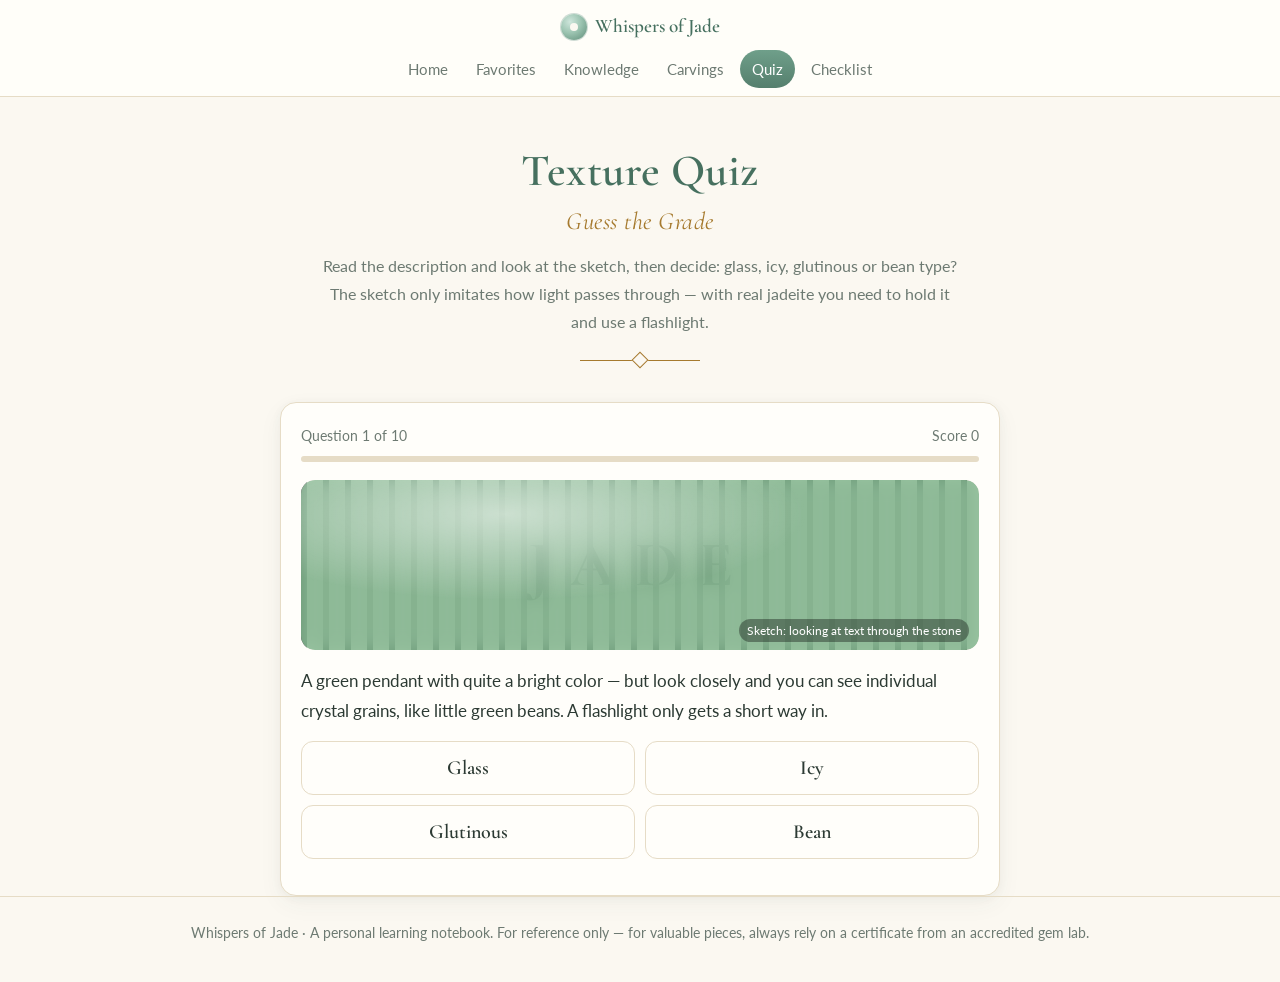
<file: quiz.html>
<!doctype html>
<html lang="en">
<head>
<meta charset="utf-8">
<meta name="viewport" content="width=device-width, initial-scale=1">
<title>Texture Quiz · Whispers of Jade</title>
<meta name="description" content="Guess the jadeite texture: glass, icy, glutinous or bean.">
<link rel="icon" href="images/favicon.svg" type="image/svg+xml">
<link rel="preconnect" href="https://fonts.googleapis.com">
<link rel="preconnect" href="https://fonts.gstatic.com" crossorigin>
<link href="https://fonts.googleapis.com/css2?family=Cormorant+Garamond:ital,wght@0,500;0,600;0,700;1,500&family=Lato:wght@400;700&display=swap" rel="stylesheet">
<link href="https://fonts.googleapis.com/css2?family=Noto+Serif+SC:wght@600&text=%E5%96%83%E7%8E%89%E8%AF%AD&display=swap" rel="stylesheet">
<link rel="stylesheet" href="css/style.css">
</head>
<body>
<header class="site-header">
  <div class="wrap">
    <a class="logo" href="index.html"><span class="logo-mark"></span>Whispers of Jade</a>
    <nav class="nav">
      <a href="index.html">Home</a>
      <a href="styles.html">Favorites</a>
      <a href="knowledge.html">Knowledge</a>
      <a href="carving.html">Carvings</a>
      <a href="quiz.html" class="active">Quiz</a>
      <a href="checklist.html">Checklist</a>
    </nav>
  </div>
</header>

<main class="wrap">
  <section class="page-hero">
    <h1>Texture Quiz<span class="en">Guess the Grade</span></h1>
    <p>Read the description and look at the sketch, then decide: glass, icy, glutinous or bean type? The sketch only imitates how light passes through — with real jadeite you need to hold it and use a flashlight.</p>
    <div class="divider"></div>
  </section>
  <div class="quiz card" id="quiz"></div>
</main>

<footer class="site-footer">
  <div class="wrap">Whispers of Jade · A personal learning notebook. For reference only — for valuable pieces, always rely on a certificate from an accredited gem lab.</div>
</footer>
<script src="js/quiz.js"></script>
<script>var a=document.querySelector(".nav .active");if(a)a.parentNode.scrollLeft=a.offsetLeft-a.parentNode.offsetWidth/2+a.offsetWidth/2;</script>
</body>
</html>
</file>
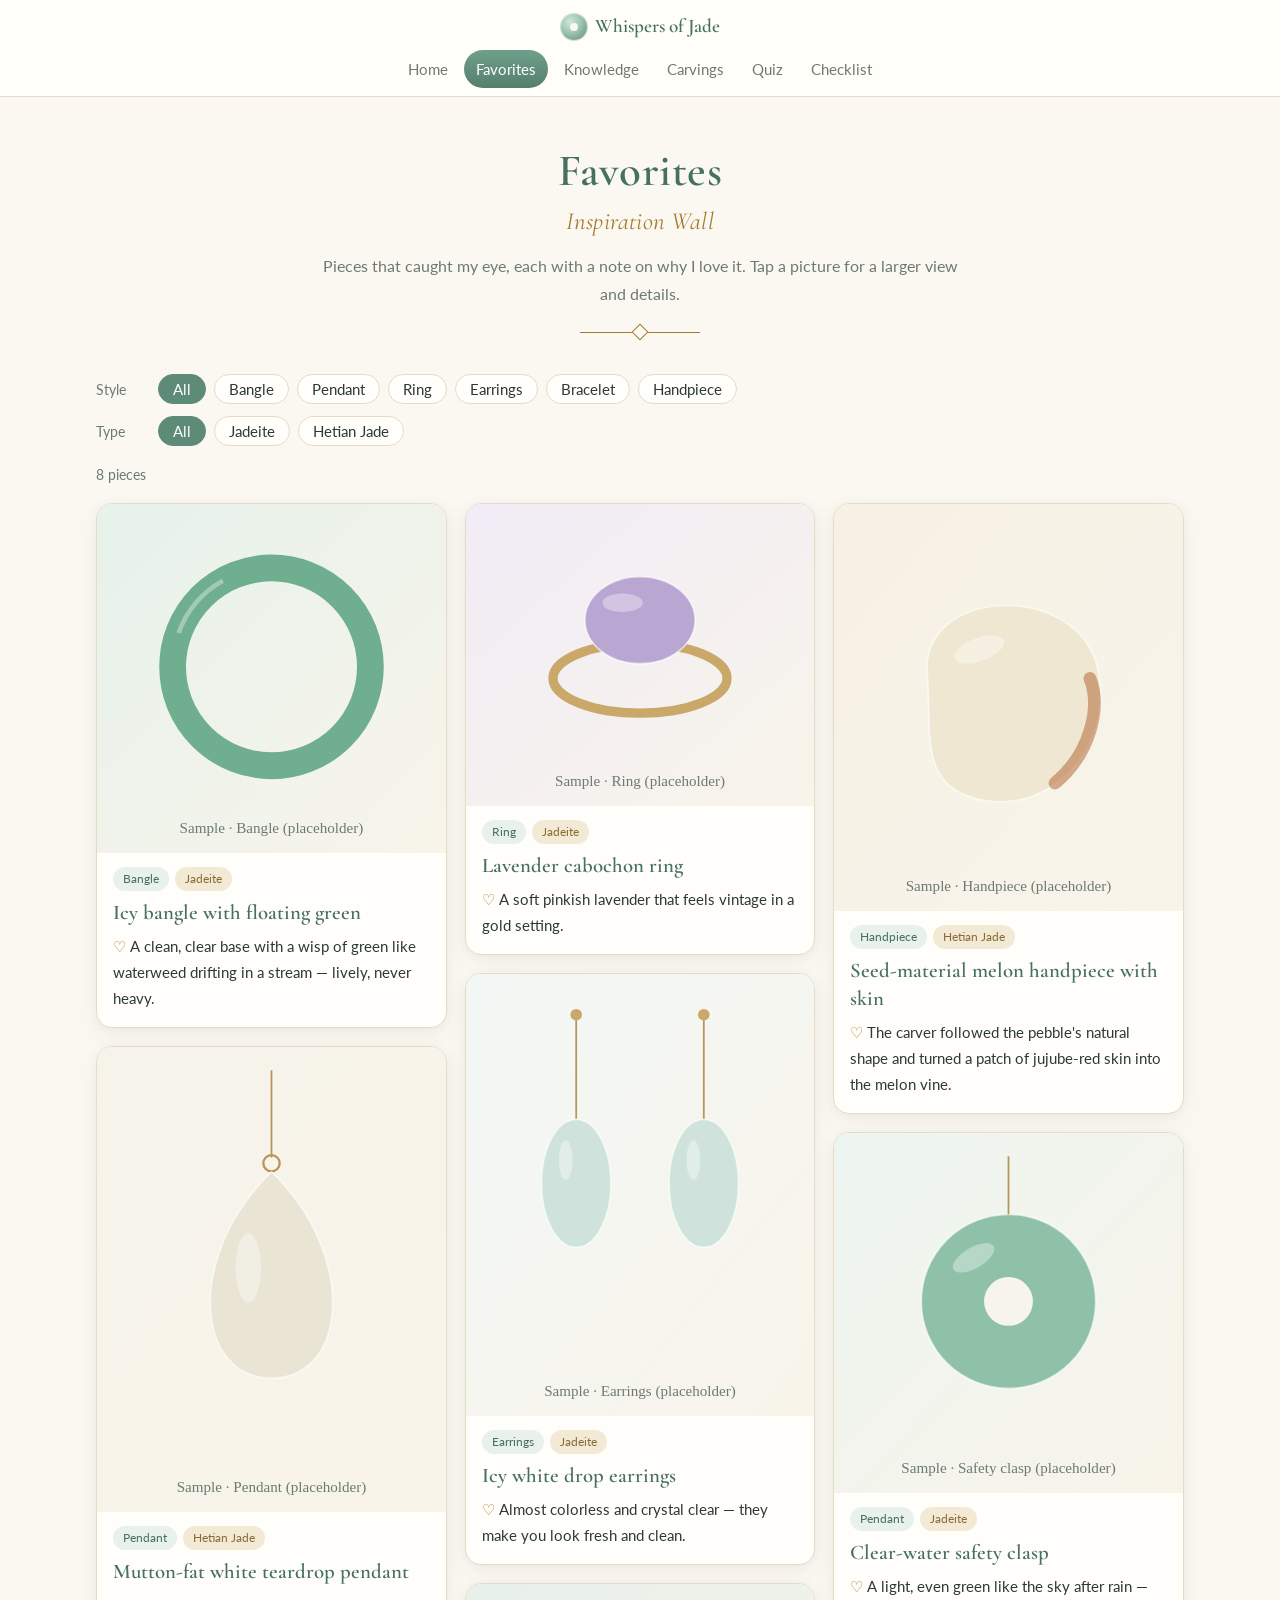
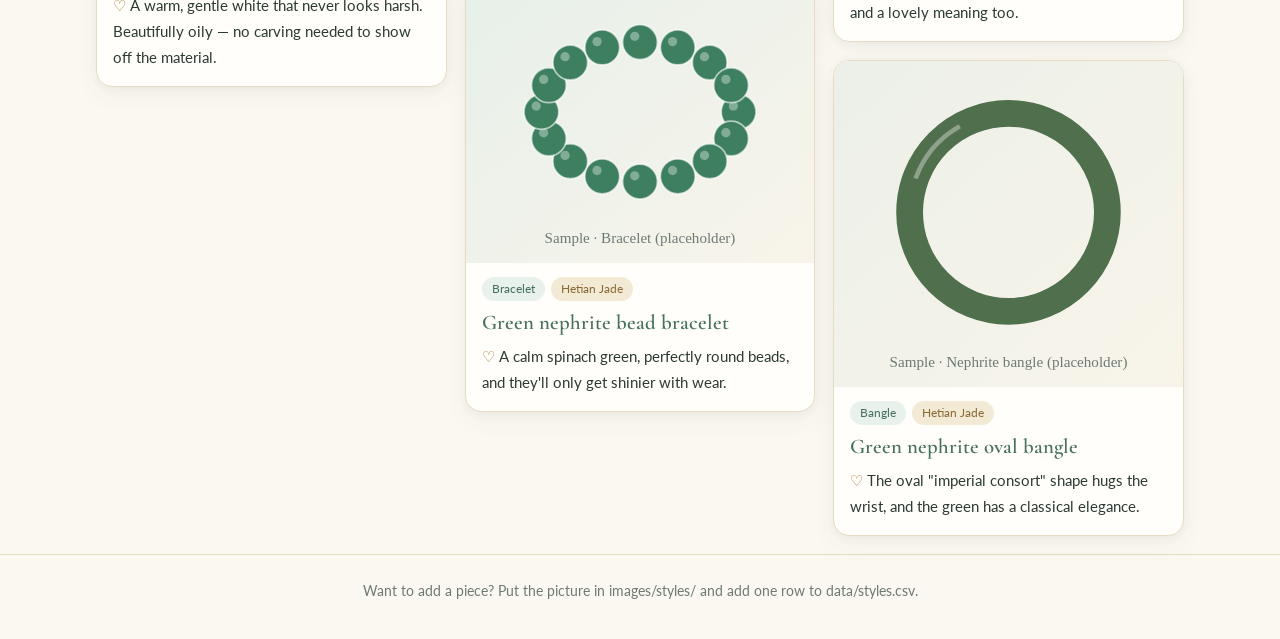
<file: styles.html>
<!doctype html>
<html lang="en">
<head>
<meta charset="utf-8">
<meta name="viewport" content="width=device-width, initial-scale=1">
<title>Favorites · Whispers of Jade</title>
<meta name="description" content="An inspiration wall of jadeite and Hetian jade pieces I love.">
<link rel="icon" href="images/favicon.svg" type="image/svg+xml">
<link rel="preconnect" href="https://fonts.googleapis.com">
<link rel="preconnect" href="https://fonts.gstatic.com" crossorigin>
<link href="https://fonts.googleapis.com/css2?family=Cormorant+Garamond:ital,wght@0,500;0,600;0,700;1,500&family=Lato:wght@400;700&display=swap" rel="stylesheet">
<link href="https://fonts.googleapis.com/css2?family=Noto+Serif+SC:wght@600&text=%E5%96%83%E7%8E%89%E8%AF%AD&display=swap" rel="stylesheet">
<link rel="stylesheet" href="css/style.css">
</head>
<body>
<header class="site-header">
  <div class="wrap">
    <a class="logo" href="index.html"><span class="logo-mark"></span>Whispers of Jade</a>
    <nav class="nav">
      <a href="index.html">Home</a>
      <a href="styles.html" class="active">Favorites</a>
      <a href="knowledge.html">Knowledge</a>
      <a href="carving.html">Carvings</a>
      <a href="quiz.html">Quiz</a>
      <a href="checklist.html">Checklist</a>
    </nav>
  </div>
</header>

<main class="wrap">
  <section class="page-hero">
    <h1>Favorites<span class="en">Inspiration Wall</span></h1>
    <p>Pieces that caught my eye, each with a note on why I love it. Tap a picture for a larger view and details.</p>
    <div class="divider"></div>
  </section>

  <div class="filters">
    <div class="row"><span class="label">Style</span><div class="chips" id="f-style"></div></div>
    <div class="row"><span class="label">Type</span><div class="chips" id="f-type"></div></div>
  </div>
  <p class="count" id="count"></p>
  <div class="wall" id="wall"></div>
  <p class="empty" id="empty" hidden>Nothing here yet for this combination — try another filter.</p>
</main>

<dialog class="lightbox" id="lightbox">
  <button class="lb-close" id="lb-close" aria-label="Close">×</button>
  <div class="lb-inner">
    <div class="lb-img"><img id="lb-img" alt=""></div>
    <div class="lb-text">
      <div class="tags" id="lb-tags"></div>
      <h2 id="lb-title"></h2>
      <h4>Why I love it</h4>
      <p id="lb-why"></p>
      <h4>Details</h4>
      <p id="lb-detail"></p>
    </div>
  </div>
</dialog>

<footer class="site-footer">
  <div class="wrap">Want to add a piece? Put the picture in images/styles/ and add one row to data/styles.csv.</div>
</footer>
<script src="js/styles.js"></script>
<script>var a=document.querySelector(".nav .active");if(a)a.parentNode.scrollLeft=a.offsetLeft-a.parentNode.offsetWidth/2+a.offsetWidth/2;</script>
</body>
</html>
</file>
<file: css/style.css>
/* ===== 玉石小站 · 全站样式 ===== */
:root {
  /* 配色：豆青（翡翠）+ 羊脂白（和田玉）+ 古铜金点缀 */
  --jade: #5d8b77;        /* 豆青 主色 */
  --jade-deep: #46705f;   /* 深豆青：标题 */
  --jade-soft: #9cc4b1;   /* 浅豆青 */
  --jade-mist: #e8f1ec;   /* 极淡豆青 */
  --ivory: #fbf8f1;       /* 羊脂白 背景 */
  --paper: #fffefa;       /* 卡片 */
  --gold: #a67a2e;        /* 古铜金 */
  --gold-soft: #eadcbe;
  --ink: #2c3a33;         /* 正文 */
  --muted: #6d7a72;
  --line: #e6dcc6;
  --ok: #3f8a5f;
  --bad: #b5584a;
  --radius: 16px;
  --shadow: 0 2px 10px rgba(60, 80, 70, .05), 0 8px 24px rgba(60, 80, 70, .05);
  --serif: "Cormorant Garamond", "Noto Serif SC", Georgia, "Times New Roman", serif;
  --sans: "Lato", -apple-system, BlinkMacSystemFont, "Segoe UI", "Helvetica Neue", Arial, "PingFang SC", sans-serif;
}

* { box-sizing: border-box; }
html { -webkit-text-size-adjust: 100%; scroll-behavior: smooth; }
body {
  margin: 0;
  background: var(--ivory);
  color: var(--ink);
  font-family: var(--sans);
  font-size: 16px;
  line-height: 1.75;
}
img { max-width: 100%; display: block; }
a { color: var(--jade); }
h1, h2, h3, h4 { font-family: var(--serif); color: var(--jade-deep); line-height: 1.35; font-weight: 600; }
h1 { font-size: clamp(2rem, 4.6vw, 2.8rem); margin: 0 0 .3em; letter-spacing: .01em; }
h2 { font-size: clamp(1.55rem, 3.4vw, 1.9rem); margin: 2.2em 0 .7em; }
h3 { font-size: 1.35rem; margin: 1.4em 0 .5em; }
.en { font-family: var(--serif); font-style: italic; color: var(--gold); font-weight: 400; letter-spacing: .02em; }
h1 .en, h2 .en { display: block; font-size: .55em; margin-top: .15em; }
h3 .en { font-size: .75em; margin-left: .4em; }

.wrap { max-width: 1120px; margin: 0 auto; padding: 0 16px; }
.narrow { max-width: 820px; }

/* ===== 顶部导航 ===== */
.site-header {
  position: sticky; top: 0; z-index: 50;
  background: rgba(255, 254, 250, .92);
  backdrop-filter: blur(10px); -webkit-backdrop-filter: blur(10px);
  border-bottom: 1px solid var(--line);
}
.site-header .wrap { display: flex; flex-direction: column; align-items: stretch; padding-top: 10px; }
.logo {
  font-family: var(--serif); font-size: 1.2rem; font-weight: 600; color: var(--jade-deep);
  text-decoration: none; white-space: nowrap; display: flex; align-items: center; justify-content: center; gap: 8px;
}
.logo-mark {
  width: 26px; height: 26px; border-radius: 50%;
  background: radial-gradient(circle at 35% 30%, #cfe6dc, var(--jade-soft) 45%, var(--jade) 100%);
  box-shadow: inset 0 0 0 5px rgba(255,255,255,.0), 0 0 0 1px rgba(63,117,101,.25);
  position: relative;
}
.logo-mark::after { /* 平安扣的孔 */
  content: ""; position: absolute; inset: 9px; border-radius: 50%; background: var(--ivory);
}
.nav { display: flex; gap: 4px; overflow-x: auto; scrollbar-width: none; margin: 6px -16px 0; padding: 0 16px 8px; justify-content: safe center; }
.nav::-webkit-scrollbar { display: none; }
.nav a {
  white-space: nowrap; text-decoration: none; color: var(--muted);
  padding: 6px 12px; border-radius: 999px; font-size: .95rem; transition: .2s;
}
.nav a:hover { color: var(--jade-deep); background: var(--jade-mist); }
.nav a.active { color: #fff; background: linear-gradient(180deg, #6f9f8a, #557f6d); }

@media (max-width: 760px) {
  .nav { -webkit-mask-image: linear-gradient(90deg, #000 85%, transparent); mask-image: linear-gradient(90deg, #000 85%, transparent); }
  .nav a:last-child { margin-right: 32px; }
}

/* ===== 页面标题区 ===== */
.page-hero { padding: 44px 0 12px; text-align: center; }
.page-hero p { color: var(--muted); max-width: 640px; margin: .6em auto 0; }
.divider {
  width: 120px; height: 12px; margin: 18px auto 0;
  background:
    linear-gradient(var(--gold), var(--gold)) center/100% 1px no-repeat;
  position: relative;
}
.divider::after {
  content: ""; position: absolute; left: 50%; top: 50%; width: 10px; height: 10px;
  transform: translate(-50%, -50%) rotate(45deg); background: var(--ivory); border: 1px solid var(--gold);
}

main { padding-bottom: 60px; }

/* ===== 通用组件 ===== */
.card {
  background: var(--paper); border: 1px solid var(--line); border-radius: var(--radius);
  box-shadow: var(--shadow); padding: 20px;
}
.btn {
  appearance: none; border: 1px solid var(--jade); background: var(--jade); color: #fff;
  padding: 10px 20px; border-radius: 999px; font-size: 1rem; cursor: pointer; font-family: inherit;
  transition: .2s; text-decoration: none; display: inline-block;
}
.btn:hover { background: var(--jade-deep); }
.btn.ghost { background: transparent; color: var(--jade); }
.btn.ghost:hover { background: var(--jade-mist); }
.btn:disabled { opacity: .5; cursor: default; }

.chips { display: flex; flex-wrap: wrap; gap: 8px; }
.chip {
  border: 1px solid var(--line); background: var(--paper); color: var(--ink);
  padding: 5px 14px; border-radius: 999px; cursor: pointer; font-size: .92rem; font-family: inherit; transition: .2s;
}
.chip:hover { border-color: var(--jade-soft); }
.chip.on { background: var(--jade); border-color: var(--jade); color: #fff; }
.tag {
  display: inline-block; font-size: .78rem; padding: 1px 10px; border-radius: 999px;
  background: var(--jade-mist); color: var(--jade-deep);
}
.tag.gold { background: #f3ead6; color: #8a6a35; }

.note {
  background: #f3ead6; border-left: 3px solid var(--gold); border-radius: 8px;
  padding: 10px 14px; color: #6b5530; font-size: .95rem; margin: 1em 0;
}

/* ===== 首页 ===== */
.home-hero { text-align: center; padding: 48px 0 28px; }
.home-hero h1 {
  font-size: clamp(2.6rem, 8vw, 4rem); letter-spacing: .02em; margin: 0;
  background: linear-gradient(180deg, #6f9f8a, #46705f); -webkit-background-clip: text; background-clip: text; color: transparent;
}
.home-hero h1 .en { -webkit-text-fill-color: var(--gold); letter-spacing: .3em; font-style: normal; font-family: "Noto Serif SC", serif; font-size: .38em; margin-top: .5em; }
.home-hero p { color: var(--muted); max-width: 560px; margin: 1em auto 0; font-size: 1.05rem; }

.split {
  display: grid; grid-template-columns: 1fr 1fr; border-radius: 20px; overflow: hidden;
  box-shadow: 0 14px 44px rgba(60, 100, 80, .12);
}
.side { position: relative; padding: 44px 28px 36px; text-align: center; }
.side.fc {
  background: radial-gradient(380px 300px at 50% 28%, rgba(240, 252, 246, .35), transparent 70%),
              linear-gradient(160deg, #9cc4b1, #86b39f 55%, #76a28f);
  color: #23413a;
}
.side.ht {
  background: radial-gradient(380px 300px at 50% 28%, rgba(225, 200, 150, .28), transparent 70%),
              linear-gradient(160deg, #fffefa, #f8f2e4);
}
.side .stone { width: 150px; height: 150px; margin: 0 auto 22px; border-radius: 50%; }
.fc .stone {
  background: radial-gradient(circle at 30% 25%, rgba(255,255,255,.9), transparent 25%),
              conic-gradient(from 30deg, #a9d9c0, #e4f5ec, #7fc3a2, #f4fbf7, #a9d9c0);
  -webkit-mask: radial-gradient(circle, transparent 45px, #000 46px); mask: radial-gradient(circle, transparent 45px, #000 46px);
  box-shadow: 0 0 40px rgba(220, 245, 232, .45);
  animation: float 6s ease-in-out infinite;
}
.ht .stone {
  border-radius: 48% 52% 46% 54% / 55% 45% 55% 45%;
  background: radial-gradient(circle at 32% 28%, #fff, #f4ecd9 35%, #e2d4b4 75%, #c7a878);
  box-shadow: 0 10px 34px rgba(150, 110, 50, .28), inset -10px -14px 24px rgba(160, 120, 70, .35);
  animation: float 6s ease-in-out infinite 1.5s;
}
@keyframes float { 50% { transform: translateY(-6px); } }
@media (prefers-reduced-motion: reduce) { .side .stone { animation: none; } }
.side h2 {
  font-size: 2.4rem; margin: 0; letter-spacing: .04em; border: none; padding: 0;
  background: linear-gradient(180deg, #b58838, #7a5a22); -webkit-background-clip: text; background-clip: text; color: transparent;
}
.fc h2 { background-image: linear-gradient(180deg, #8a6a2c, #6e521f); }
.side .sub { font-family: var(--serif); font-style: italic; font-size: 1.1rem; margin-top: 2px; color: var(--muted); }
.fc .sub { color: #2f5247; }
.side .motto { font-family: var(--serif); font-size: 1.15rem; letter-spacing: .06em; margin: 12px 0 20px; color: var(--gold); }
.fc .motto { color: #6e521f; }

.beads { display: grid; grid-template-columns: repeat(4, 76px); justify-content: center; gap: 10px 12px; margin: 0 auto 24px; }
.bead { display: flex; flex-direction: column; align-items: center; gap: 5px; font-size: .78rem; color: var(--muted); text-decoration: none; }
.fc .bead { color: #2f5247; }
.bead i {
  width: 30px; height: 30px; border-radius: 50%; transition: transform .2s;
  box-shadow: inset -4px -5px 8px rgba(0,0,0,.3), inset 4px 5px 8px rgba(255,255,255,.5), 0 2px 6px rgba(0,0,0,.12);
}
.bead:hover i { transform: scale(1.15); }

.side-links { display: grid; gap: 10px; max-width: 300px; margin: 0 auto; }
.side-links a {
  display: flex; justify-content: space-between; padding: 11px 16px; border-radius: 10px; text-decoration: none;
  background: #fff; border: 1px solid #e3d3b0; color: var(--ink); transition: .2s;
}
.side-links a::after { content: "→"; color: var(--gold); }
.side-links a:hover { transform: translateX(3px); }
.fc .side-links a { background: rgba(255,255,255,.55); border-color: rgba(255,255,255,.8); color: #23413a; }
.fc .side-links a::after { color: #8a6a2c; }

.home-more { display: grid; grid-template-columns: repeat(3, 1fr); gap: 14px; margin-top: 22px; }
.home-more a { text-decoration: none; color: inherit; transition: .25s; display: block; }
.home-more a:hover { transform: translateY(-3px); border-color: var(--jade-soft); }
.home-more h3 { margin: 0 0 4px; color: var(--jade-deep); }
.home-more p { margin: 0; color: var(--muted); font-size: .92rem; }

@media (max-width: 760px) {
  .split { grid-template-columns: 1fr; }
  .side { padding: 34px 18px 30px; }
  .home-more { grid-template-columns: 1fr; }
}

/* ===== 灵感墙 ===== */
.filters { display: grid; gap: 12px; margin: 24px 0; }
.filters .row { display: flex; gap: 12px; align-items: baseline; }
.filters .label { flex: none; width: 3.5em; color: var(--muted); font-size: .9rem; }
@media (max-width: 560px) {
  .filters .row { flex-direction: column; gap: 6px; }
}
.count { color: var(--muted); font-size: .9rem; margin: -8px 0 16px; }
.wall { columns: 3 280px; column-gap: 18px; }
.pin {
  break-inside: avoid; margin: 0 0 18px; padding: 0; overflow: hidden; cursor: pointer;
  transition: transform .25s, box-shadow .25s; text-align: left; width: 100%; font: inherit; color: inherit;
}
.pin:hover { transform: translateY(-3px); box-shadow: 0 12px 30px rgba(47,58,54,.12); }
.pin img { width: 100%; height: auto; background: var(--jade-mist); }
.pin .body { padding: 14px 16px 16px; }
.pin h3 { margin: 0 0 6px; font-size: 1.3rem; }
.pin .tags { display: flex; gap: 6px; margin-bottom: 8px; flex-wrap: wrap; }
.pin .why { margin: 0; color: var(--ink); font-size: .93rem; }
.pin .why::before { content: "♡ "; color: var(--gold); }
.empty { text-align: center; color: var(--muted); padding: 40px 0; }

/* 大图弹窗 */
dialog.lightbox {
  border: none; padding: 0; border-radius: var(--radius); max-width: min(960px, 94vw); width: 100%;
  max-height: 92vh; background: var(--paper); color: var(--ink); box-shadow: 0 20px 60px rgba(0,0,0,.3);
}
dialog.lightbox::backdrop { background: rgba(30, 45, 40, .6); backdrop-filter: blur(3px); }
.lb-inner { display: grid; grid-template-columns: 1.3fr 1fr; max-height: 92vh; }
.lb-img { background: #eef3ef; display: flex; align-items: center; justify-content: center; min-height: 240px; }
.lb-img img { max-height: 92vh; width: 100%; object-fit: contain; }
.lb-text { padding: 28px 24px; overflow-y: auto; }
.lb-text h2 { margin: .3em 0 .5em; }
.lb-text h4 { margin: 1.2em 0 .3em; font-size: 1.1rem; color: var(--gold); }
.lb-text p { margin: 0; white-space: pre-line; }
.lb-close {
  position: absolute; top: 10px; right: 10px; width: 36px; height: 36px; border-radius: 50%;
  border: none; background: rgba(255,255,255,.9); font-size: 1.3rem; cursor: pointer; color: var(--ink);
  box-shadow: 0 2px 8px rgba(0,0,0,.15);
}
@media (max-width: 760px) {
  .lb-inner { grid-template-columns: 1fr; overflow-y: auto; }
  .lb-img img { max-height: 55vh; }
}

/* ===== 知识页 ===== */
.toc { display: flex; flex-wrap: wrap; gap: 8px; justify-content: center; margin: 20px 0 8px; }
.toc a { text-decoration: none; }
.section { scroll-margin-top: 110px; }
.section > h2 { border-bottom: 1px solid var(--line); padding-bottom: .4em; }
.section.is-fc > h2 { border-bottom: 3px solid var(--jade-soft); }
.section.is-ht > h2 { border-bottom: 3px solid var(--gold-soft); color: #7a5a22; }
.swatch { scroll-margin-top: 120px; }
.swatch:target { box-shadow: 0 0 0 2px var(--jade-soft), var(--shadow); }
.grid2 { display: grid; grid-template-columns: repeat(auto-fit, minmax(260px, 1fr)); gap: 16px; }
.grid3 { display: grid; grid-template-columns: repeat(auto-fit, minmax(220px, 1fr)); gap: 16px; }
.card h3:first-child, .card h4:first-child { margin-top: 0; }
.card p { margin: .4em 0; }
.card ul { margin: .4em 0; padding-left: 1.2em; }
.levels { display: grid; gap: 10px; margin: 12px 0; }
.level { display: grid; grid-template-columns: 8.5em 1fr; gap: 12px; align-items: start; }
.level b { color: var(--jade-deep); font-family: var(--serif); font-size: 1.15rem; line-height: 1.5; }
@media (max-width: 520px) { .level { grid-template-columns: 1fr; gap: 0; } }

table.cmp { width: 100%; border-collapse: collapse; background: var(--paper); border-radius: var(--radius); overflow: hidden; box-shadow: var(--shadow); font-size: .95rem; }
table.cmp th, table.cmp td { padding: 10px 12px; border-bottom: 1px solid var(--line); text-align: left; vertical-align: top; }
table.cmp th { background: var(--jade-mist); color: var(--jade-deep); font-family: var(--serif); }
table.cmp tr:last-child td { border-bottom: none; }
.table-scroll { overflow-x: auto; -webkit-overflow-scrolling: touch; border-radius: var(--radius); }
.table-scroll table { min-width: 620px; }

.swatch { display: flex; gap: 12px; align-items: flex-start; }
.swatch .dot {
  flex: none; width: 46px; height: 46px; border-radius: 50%;
  box-shadow: inset -5px -6px 10px rgba(0,0,0,.18), inset 5px 6px 10px rgba(255,255,255,.55), 0 0 0 1px rgba(0,0,0,.05);
}
.swatch h4 { margin: 0 0 .1em; font-family: var(--serif); color: var(--jade-deep); font-size: 1.2rem; }
.swatch p { margin: 0; font-size: .93rem; }

.search {
  width: 100%; padding: 12px 18px; font-size: 1rem; border: 1px solid var(--line); border-radius: 999px;
  background: var(--paper); font-family: inherit; color: var(--ink); outline: none;
}
.search:focus { border-color: var(--jade-soft); box-shadow: 0 0 0 3px rgba(127,169,154,.2); }
.glossary { display: grid; grid-template-columns: repeat(auto-fill, minmax(260px, 1fr)); gap: 12px; margin-top: 16px; }
.term { padding: 14px 16px; }
.term h4 { margin: 0; font-family: var(--serif); color: var(--jade-deep); font-size: 1.25rem; }
.term .py { color: var(--gold); font-size: .95rem; margin-left: 6px; font-style: italic; font-family: var(--serif); font-weight: 500; }
.term p { margin: .3em 0 0; font-size: .93rem; }
mark { background: #f1e2b8; color: inherit; border-radius: 3px; padding: 0 1px; }

/* ===== 雕刻寓意 ===== */
.motifs { display: grid; grid-template-columns: repeat(auto-fill, minmax(250px, 1fr)); gap: 16px; margin-top: 24px; }
.motif { text-align: center; padding: 26px 20px 22px; position: relative; overflow: hidden; }
.motif .glyph {
  width: 76px; height: 76px; margin: 0 auto 10px; border-radius: 50%;
  display: flex; align-items: center; justify-content: center;
  background: radial-gradient(circle at 35% 30%, #f1f8f4, var(--jade-mist) 60%, #cfe2d8);
  color: var(--jade-deep); font-family: var(--serif); font-size: 1.9rem;
  box-shadow: inset 0 0 0 1px rgba(63,117,101,.15);
}
.motif h3 { margin: 0; }
.motif .meaning { color: var(--gold); font-family: var(--serif); margin: 4px 0 10px; font-size: .98rem; }
.motif p { text-align: left; font-size: .93rem; margin: 0; }
.motif .tip { margin-top: 10px; font-size: .85rem; color: var(--muted); text-align: left; }

/* ===== 小测验 ===== */
.quiz { max-width: 720px; margin: 24px auto 0; }
.progress { height: 6px; background: var(--line); border-radius: 999px; overflow: hidden; margin-bottom: 18px; }
.progress span { display: block; height: 100%; background: linear-gradient(90deg, var(--jade-soft), var(--jade)); transition: width .4s; }
.q-meta { display: flex; justify-content: space-between; color: var(--muted); font-size: .9rem; margin-bottom: 8px; }
.q-visual {
  position: relative; height: 170px; border-radius: 14px; overflow: hidden; margin: 8px 0 16px;
  background: repeating-linear-gradient(90deg, #2f3a36 0 6px, #f8f4ea 6px 22px);
}
.q-visual .behind {
  position: absolute; inset: 0; display: flex; align-items: center; justify-content: center;
  font-family: var(--serif); font-size: 4rem; color: #2f3a36; font-weight: 700; letter-spacing: .3em;
}
.q-visual .stone { position: absolute; inset: 0; }
.q-visual .grain { position: absolute; inset: 0; mix-blend-mode: multiply; }
.q-visual .shine {
  position: absolute; inset: 0;
  background: radial-gradient(ellipse at 30% 20%, rgba(255,255,255,.55), transparent 45%);
}
.q-visual .cap { position: absolute; right: 10px; bottom: 8px; font-size: .75rem; color: #fff; background: rgba(0,0,0,.35); padding: 1px 8px; border-radius: 999px; }
.q-text { font-size: 1.05rem; }
.options { display: grid; grid-template-columns: 1fr 1fr; gap: 10px; margin: 16px 0; }
.option {
  padding: 14px; border-radius: 12px; border: 1px solid var(--line); background: var(--paper);
  font-size: 1.25rem; font-family: var(--serif); font-weight: 600; cursor: pointer; color: var(--ink); transition: .2s;
}
.option:hover:not(:disabled) { border-color: var(--jade); background: var(--jade-mist); }
.option.right { background: #e3f1e8; border-color: var(--ok); color: var(--ok); }
.option.wrong { background: #f7e6e2; border-color: var(--bad); color: var(--bad); }
.option:disabled { cursor: default; }
.feedback { border-radius: 12px; padding: 14px 16px; margin-bottom: 16px; }
.feedback.ok { background: #e9f4ed; }
.feedback.no { background: #f8ebe7; }
.feedback b { display: block; margin-bottom: 4px; }
.result { text-align: center; }
.score { font-family: var(--serif); font-size: 3.4rem; color: var(--jade); line-height: 1.1; }

/* ===== 清单 ===== */
.check-top { display: flex; align-items: center; gap: 14px; flex-wrap: wrap; justify-content: space-between; margin: 24px 0 8px; }
.check-top .progress { flex: 1; min-width: 180px; margin: 0; height: 8px; }
.check-group { margin-top: 18px; }
.check-group h3 { margin: 0 0 8px; display: flex; align-items: center; gap: 8px; }
.check-item {
  display: flex; gap: 12px; align-items: flex-start; padding: 12px 14px; border-radius: 12px;
  cursor: pointer; transition: background .2s; user-select: none;
}
.check-item:hover { background: var(--jade-mist); }
.check-item input { position: absolute; opacity: 0; pointer-events: none; }
.box {
  flex: none; width: 24px; height: 24px; border-radius: 7px; border: 2px solid var(--jade-soft);
  margin-top: 2px; display: flex; align-items: center; justify-content: center; transition: .2s; background: #fff;
}
.check-item input:checked + .box { background: var(--jade); border-color: var(--jade); }
.check-item input:checked + .box::after { content: "✓"; color: #fff; font-size: 15px; font-weight: 700; }
.check-item input:focus-visible + .box { box-shadow: 0 0 0 3px rgba(127,169,154,.35); }
.check-item .t b { display: block; font-weight: 600; }
.check-item .t small { color: var(--muted); font-size: .88rem; line-height: 1.6; display: block; }
.check-item input:checked ~ .t b { color: var(--muted); text-decoration: line-through; text-decoration-color: var(--jade-soft); }

/* ===== 页脚 ===== */
.site-footer { border-top: 1px solid var(--line); padding: 24px 0 36px; color: var(--muted); font-size: .88rem; text-align: center; }

@media print {
  .site-header, .site-footer, .no-print { display: none !important; }
  body { background: #fff; }
}
</file>
